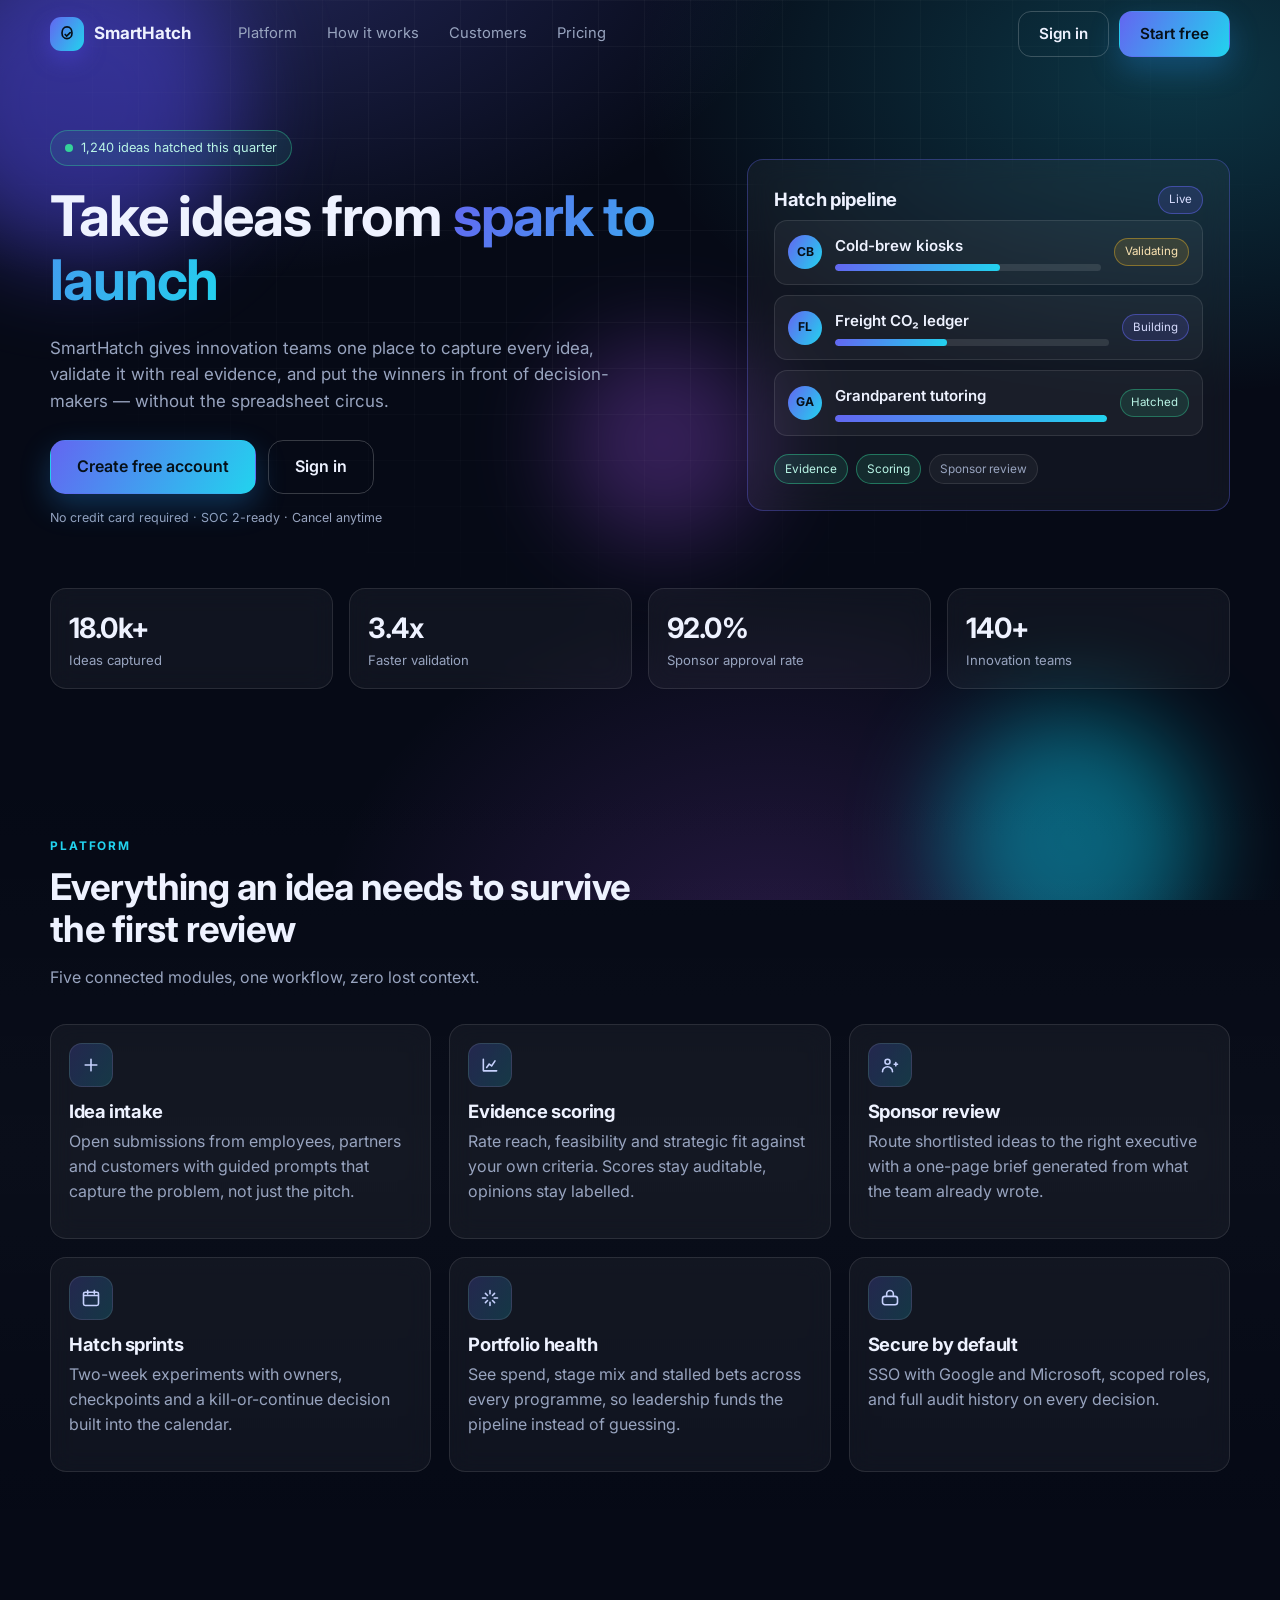
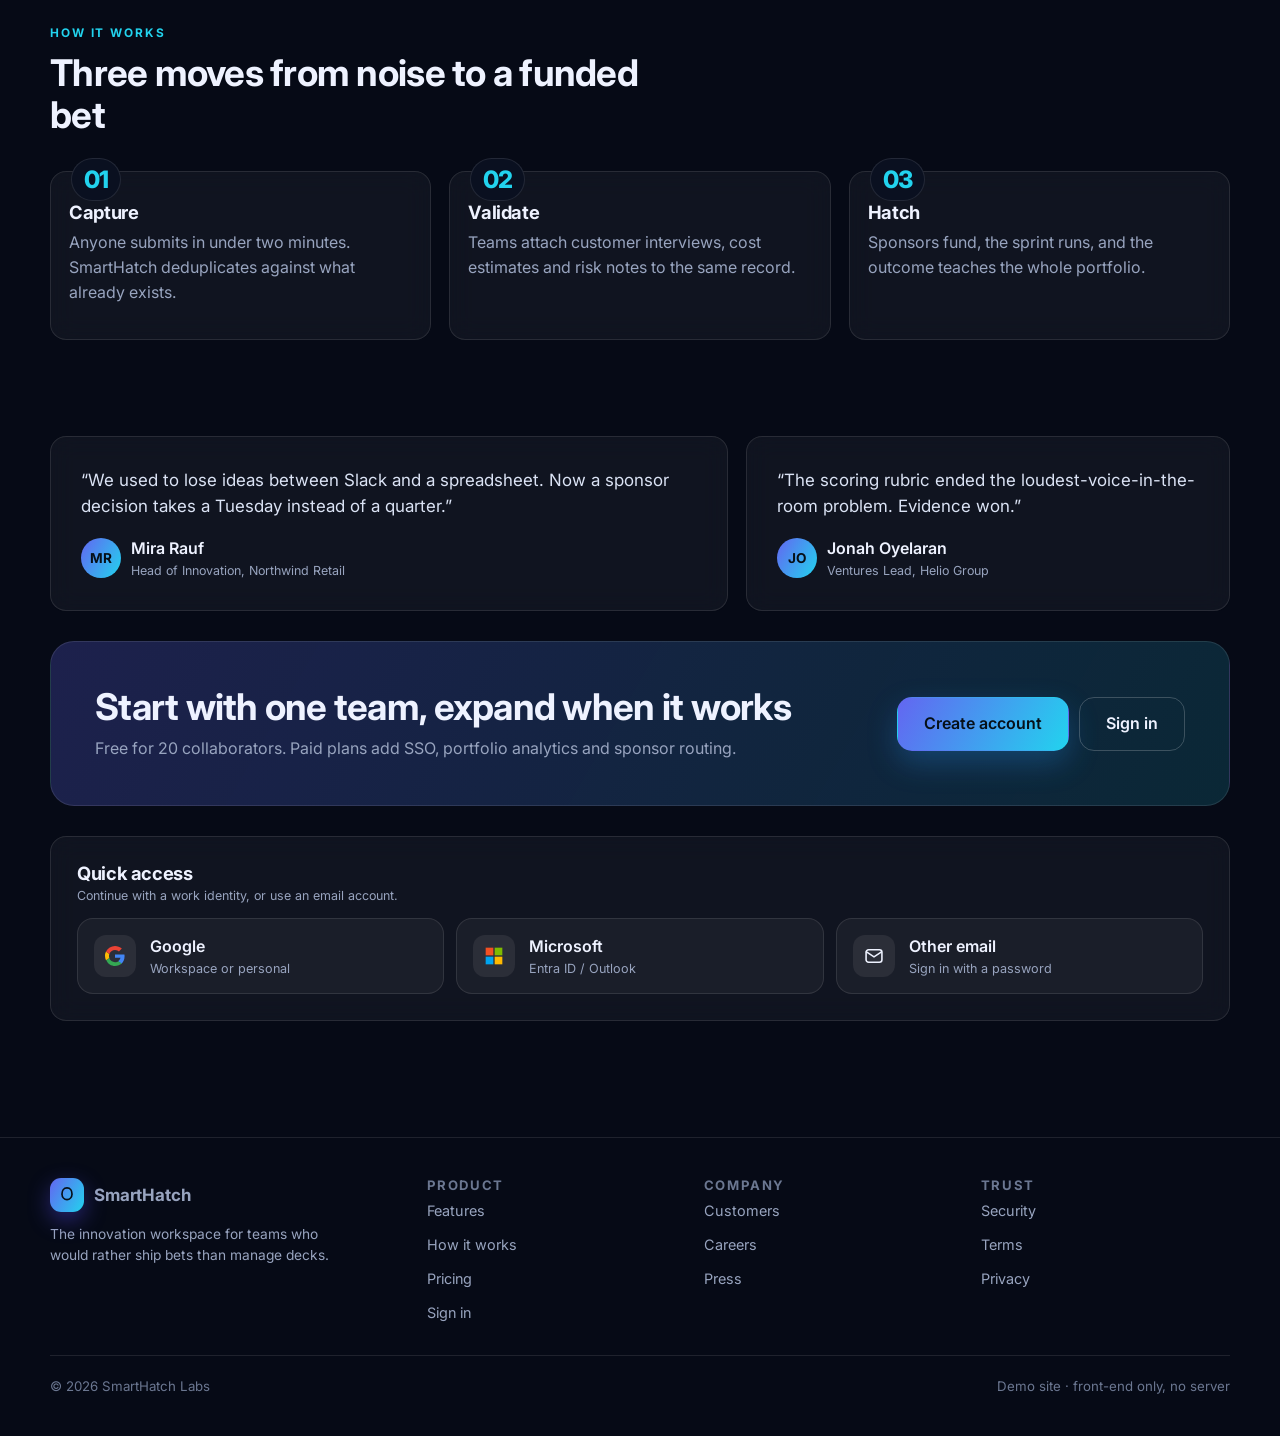
<file: index.html>
<!DOCTYPE html>
<html lang="en">
<head>
<meta charset="utf-8">
<meta name="viewport" content="width=device-width, initial-scale=1, viewport-fit=cover">
<title>SmartHatch — take ideas from spark to launch</title>
<meta name="description" content="SmartHatch is the innovation workspace where teams capture ideas, validate them with evidence, and hatch winners.">
<meta name="theme-color" content="#060a16">
<link rel="preconnect" href="https://fonts.googleapis.com">
<link rel="preconnect" href="https://fonts.gstatic.com" crossorigin>
<link href="https://fonts.googleapis.com/css2?family=Inter:wght@400;500;600;700;800&display=swap" rel="stylesheet">
<link rel="icon" href="data:image/svg+xml,%3Csvg xmlns='http://www.w3.org/2000/svg' viewBox='0 0 32 32'%3E%3Crect width='32' height='32' rx='9' fill='%236366f1'/%3E%3Cpath d='M16 6c5 0 7 4.5 7 8.5S19.5 25 16 25s-7-4.5-7-10.5S11 6 16 6Z' fill='none' stroke='%23fff' stroke-width='2'/%3E%3C/svg%3E">
<link rel="stylesheet" href="assets/css/styles.css">
</head>
<body data-page="landing">
<div class="scene" aria-hidden="true">
  <span class="orb orb--1"></span><span class="orb orb--2"></span><span class="orb orb--3"></span>
  <div class="grid-veil"></div>
</div>

<header class="nav">
  <div class="nav__inner">
    <a class="logo" href="index.html" aria-label="SmartHatch home">
      <span class="logo__mark"><svg viewBox="0 0 24 24" fill="none" stroke="#061018" stroke-width="2" stroke-linecap="round"><path d="M12 3.5c4 0 6 3.6 6 7.2 0 4-2.7 6.8-6 6.8s-6-2.8-6-6.8c0-3.6 2-7.2 6-7.2Z"/><path d="M9.8 12.6 11.6 14.5l4.2-4.2"/></svg></span>
      <span class="logo__text">SmartHatch</span>
    </a>
    <nav class="nav__links">
      <a href="#platform">Platform</a>
      <a href="#how">How it works</a>
      <a href="#voices">Customers</a>
      <a href="#pricing">Pricing</a>
    </nav>
    <div class="nav__actions">
      <a class="btn btn--ghost" href="login.html" data-guest>Sign in</a>
      <a class="btn btn--primary" href="signup.html" data-guest>Start free</a>
      <a class="btn btn--primary hide" href="dashboard.html" data-user>Open workspace</a>
    </div>
    <button class="burger" aria-label="Open menu" aria-expanded="false" aria-controls="mobileMenu"><span></span><span></span><span></span></button>
  </div>
</header>

<div class="mobile-menu" id="mobileMenu">
  <a href="#platform">Platform</a>
  <a href="#how">How it works</a>
  <a href="#voices">Customers</a>
  <a href="#pricing">Pricing</a>
  <a href="login.html">Sign in</a>
  <a class="btn btn--primary" href="signup.html">Start free</a>
</div>

<main>
  <section class="hero">
    <div class="shell">
      <div class="hero__grid">
        <div>
          <span class="pill pill--live" style="animation:fadeIn .8s .1s both"><span class="dot"></span> 1,240 ideas hatched this quarter</span>
          <h1 style="margin-top:18px">Take ideas from <span class="grad-text">spark to launch</span></h1>
          <p class="hero__lead">SmartHatch gives innovation teams one place to capture every idea, validate it with real evidence, and put the winners in front of decision-makers — without the spreadsheet circus.</p>
          <div class="hero__cta">
            <a class="btn btn--primary btn--lg" href="signup.html">Create free account</a>
            <a class="btn btn--ghost btn--lg" href="login.html">Sign in</a>
          </div>
          <p class="tiny muted" style="margin-top:14px" id="guestLabel">No credit card required · SOC 2-ready · Cancel anytime</p>
        </div>

        <div class="card card--pad-lg reveal" style="border-color:rgba(99,102,241,.35)">
          <div class="row-between" style="margin-bottom:6px">
            <h3 style="margin:0">Hatch pipeline</h3>
            <span class="tag tag--now">Live</span>
          </div>
          <div class="stack-sm">
            <div class="list__item"><div class="avatar avatar--sm">CB</div><div class="grow"><div class="list__title">Cold-brew kiosks</div><div class="progress" style="margin-top:7px"><i style="width:62%"></i></div></div><span class="tag tag--wait">Validating</span></div>
            <div class="list__item"><div class="avatar avatar--sm">FL</div><div class="grow"><div class="list__title">Freight CO₂ ledger</div><div class="progress" style="margin-top:7px"><i style="width:41%"></i></div></div><span class="tag tag--now">Building</span></div>
            <div class="list__item"><div class="avatar avatar--sm">GA</div><div class="grow"><div class="list__title">Grandparent tutoring</div><div class="progress" style="margin-top:7px"><i style="width:100%"></i></div></div><span class="tag tag--ok">Hatched</span></div>
          </div>
          <div class="row" style="margin-top:18px;gap:8px">
            <span class="chip is-on">Evidence</span><span class="chip is-on">Scoring</span><span class="chip">Sponsor review</span>
          </div>
        </div>
      </div>

      <div class="stats">
        <div class="card stat reveal"><div class="stat__num" data-count="18" data-suffix="k+">0</div><div class="stat__label">Ideas captured</div></div>
        <div class="card stat reveal" data-delay="80"><div class="stat__num" data-count="3.4" data-suffix="x">0</div><div class="stat__label">Faster validation</div></div>
        <div class="card stat reveal" data-delay="160"><div class="stat__num" data-count="92" data-suffix="%">0</div><div class="stat__label">Sponsor approval rate</div></div>
        <div class="card stat reveal" data-delay="240"><div class="stat__num" data-count="140" data-suffix="+">0</div><div class="stat__label">Innovation teams</div></div>
      </div>
    </div>
  </section>

  <section class="section" id="platform" style="background:linear-gradient(180deg,transparent,rgba(255,255,255,.02),transparent)">
    <div class="shell">
      <div class="section__head reveal">
        <div class="eyebrow">Platform</div>
        <h2>Everything an idea needs to survive the first review</h2>
        <p>Five connected modules, one workflow, zero lost context.</p>
      </div>
      <div class="feature-grid">
        <article class="card feature reveal"><div class="feature__ico"><svg width="20" height="20" viewBox="0 0 24 24" fill="none" stroke="currentColor" stroke-width="1.9" stroke-linecap="round"><path d="M12 5v14M5 12h14"/></svg></div><h3>Idea intake</h3><p class="muted">Open submissions from employees, partners and customers with guided prompts that capture the problem, not just the pitch.</p></article>
        <article class="card feature reveal" data-delay="60"><div class="feature__ico"><svg width="20" height="20" viewBox="0 0 24 24" fill="none" stroke="currentColor" stroke-width="1.9" stroke-linecap="round"><path d="M4 19V5M4 19h16"/><path d="m8 15 3-4 3 2 4-6"/></svg></div><h3>Evidence scoring</h3><p class="muted">Rate reach, feasibility and strategic fit against your own criteria. Scores stay auditable, opinions stay labelled.</p></article>
        <article class="card feature reveal" data-delay="120"><div class="feature__ico"><svg width="20" height="20" viewBox="0 0 24 24" fill="none" stroke="currentColor" stroke-width="1.9" stroke-linecap="round"><circle cx="9" cy="8" r="3"/><path d="M3 20a6 6 0 0 1 12 0M17 11h4M19 9v4"/></svg></div><h3>Sponsor review</h3><p class="muted">Route shortlisted ideas to the right executive with a one-page brief generated from what the team already wrote.</p></article>
        <article class="card feature reveal"><div class="feature__ico"><svg width="20" height="20" viewBox="0 0 24 24" fill="none" stroke="currentColor" stroke-width="1.9" stroke-linecap="round"><path d="M8 3v4M16 3v4M3 9h18M5 5h14a2 2 0 0 1 2 2v12a2 2 0 0 1-2 2H5a2 2 0 0 1-2-2V7a2 2 0 0 1 2-2Z"/></svg></div><h3>Hatch sprints</h3><p class="muted">Two-week experiments with owners, checkpoints and a kill-or-continue decision built into the calendar.</p></article>
        <article class="card feature reveal" data-delay="60"><div class="feature__ico"><svg width="20" height="20" viewBox="0 0 24 24" fill="none" stroke="currentColor" stroke-width="1.9" stroke-linecap="round"><path d="M12 3v4M12 17v4M3 12h4M17 12h4M6.5 6.5 9 9M15 15l2.5 2.5M17.5 6.5 15 9M9 15l-2.5 2.5"/></svg></div><h3>Portfolio health</h3><p class="muted">See spend, stage mix and stalled bets across every programme, so leadership funds the pipeline instead of guessing.</p></article>
        <article class="card feature reveal" data-delay="120"><div class="feature__ico"><svg width="20" height="20" viewBox="0 0 24 24" fill="none" stroke="currentColor" stroke-width="1.9" stroke-linecap="round"><rect x="3" y="10" width="18" height="10" rx="3"/><path d="M8 10V7a4 4 0 0 1 8 0v3"/></svg></div><h3>Secure by default</h3><p class="muted">SSO with Google and Microsoft, scoped roles, and full audit history on every decision.</p></article>
      </div>
    </div>
  </section>

  <section class="section" id="how">
    <div class="shell">
      <div class="section__head reveal">
        <div class="eyebrow">How it works</div>
        <h2>Three moves from noise to a funded bet</h2>
      </div>
      <div class="how">
        <article class="card reveal"><h3>Capture</h3><p class="muted">Anyone submits in under two minutes. SmartHatch deduplicates against what already exists.</p></article>
        <article class="card reveal" data-delay="80"><h3>Validate</h3><p class="muted">Teams attach customer interviews, cost estimates and risk notes to the same record.</p></article>
        <article class="card reveal" data-delay="160"><h3>Hatch</h3><p class="muted">Sponsors fund, the sprint runs, and the outcome teaches the whole portfolio.</p></article>
      </div>
    </div>
  </section>

  <section class="section" id="voices" style="padding-top:20px">
    <div class="shell stack-lg">
      <div class="grid-2">
        <div class="card quote reveal">
          <p>“We used to lose ideas between Slack and a spreadsheet. Now a sponsor decision takes a Tuesday instead of a quarter.”</p>
          <div class="row"><div class="avatar">MR</div><div><div style="font-weight:600">Mira Rauf</div><div class="tiny muted">Head of Innovation, Northwind Retail</div></div></div>
        </div>
        <div class="card quote reveal" data-delay="90">
          <p>“The scoring rubric ended the loudest-voice-in-the-room problem. Evidence won.”</p>
          <div class="row"><div class="avatar">JO</div><div><div style="font-weight:600">Jonah Oyelaran</div><div class="tiny muted">Ventures Lead, Helio Group</div></div></div>
        </div>
      </div>

      <div id="pricing" class="cta-band reveal">
        <div>
          <h2 style="margin-bottom:8px">Start with one team, expand when it works</h2>
          <p class="muted" style="margin:0">Free for 20 collaborators. Paid plans add SSO, portfolio analytics and sponsor routing.</p>
        </div>
        <div class="row wrap">
          <a class="btn btn--primary btn--lg" href="signup.html">Create account</a>
          <a class="btn btn--ghost btn--lg" href="login.html">Sign in</a>
        </div>
      </div>

      <div id="landingProviders" class="card card--pad-lg reveal" style="display:grid;gap:12px">
        <div class="row-between">
          <div><h3 style="margin:0">Quick access</h3><p class="tiny muted" style="margin:2px 0 0">Continue with a work identity, or use an email account.</p></div>
        </div>
        <div class="tiles" style="grid-template-columns:repeat(auto-fit,minmax(210px,1fr))">
          <button class="tile" type="button" data-provider="google"><span class="tile__ico"><svg width="20" height="20" viewBox="0 0 24 24" aria-hidden="true"><path fill="#4285F4" d="M23.5 12.3c0-.9-.1-1.5-.2-2.2H12v4.1h6.5c-.1 1.1-.8 2.7-2.5 3.8l-.1.2 3.6 2.8.3.3c2.3-2.1 3.7-5.3 3.7-9z"/><path fill="#34A853" d="M12 24c3.2 0 5.9-1.1 7.9-2.9l-3.8-2.9c-1 .7-2.4 1.2-4.1 1.2-3.2 0-5.9-2.1-6.8-5l-3.6 2.7C3.4 21.4 7.4 24 12 24z"/><path fill="#FBBC05" d="M5.2 14.4c-.3-.8-.4-1.6-.4-2.4s.1-1.6.4-2.4l-4-3A12 12 0 0 0 0 12c0 1.9.5 3.7 1.2 5.2z"/><path fill="#EA4335" d="M12 4.7c2.3 0 3.9 1 4.7 1.8l3.5-3.4C18 1.1 15.2 0 12 0 7.4 0 3.4 2.6 1.2 6.6l4 3.1c.9-2.9 3.6-5 6.8-5z"/></svg></span><span><span class="tile__title">Google</span><span class="tile__sub">Workspace or personal</span></span></button>
          <button class="tile" type="button" data-provider="microsoft"><span class="tile__ico"><svg width="20" height="20" viewBox="0 0 24 24" aria-hidden="true"><path fill="#F25022" d="M2 2h9.2v9.2H2z"/><path fill="#7FBA00" d="M12.8 2H22v9.2h-9.2z"/><path fill="#00A4EF" d="M2 12.8h9.2V22H2z"/><path fill="#FFB900" d="M12.8 12.8H22V22h-9.2z"/></svg></span><span><span class="tile__title">Microsoft</span><span class="tile__sub">Entra ID / Outlook</span></span></button>
          <a class="tile" href="login.html"><span class="tile__ico"><svg width="20" height="20" viewBox="0 0 24 24" fill="none" stroke="currentColor" stroke-width="1.9" stroke-linecap="round"><rect x="2.5" y="4.5" width="19" height="15" rx="3"/><path d="m3 7 9 6 9-6"/></svg></span><span><span class="tile__title">Other email</span><span class="tile__sub">Sign in with a password</span></span></a>
        </div>
      </div>
    </div>
  </section>
</main>

<footer class="footer">
  <div class="shell">
    <div class="footer__grid">
      <div>
        <a class="logo" href="index.html"><span class="logo__mark"><svg viewBox="0 0 24 24" fill="none" stroke="#061018" stroke-width="2" stroke-linecap="round"><path d="M12 3.5c4 0 6 3.6 6 7.2 0 4-2.7 6.8-6 6.8s-6-2.8-6-6.8c0-3.6 2-7.2 6-7.2Z"/></svg></span><span class="logo__text">SmartHatch</span></a>
        <p class="muted small" style="margin-top:12px;max-width:34ch">The innovation workspace for teams who would rather ship bets than manage decks.</p>
      </div>
      <div><h4>Product</h4><ul><li><a href="#platform">Features</a></li><li><a href="#how">How it works</a></li><li><a href="#pricing">Pricing</a></li><li><a href="login.html">Sign in</a></li></ul></div>
      <div><h4>Company</h4><ul><li><a href="#voices">Customers</a></li><li><a href="#">Careers</a></li><li><a href="#">Press</a></li></ul></div>
      <div><h4>Trust</h4><ul><li><a href="#">Security</a></li><li><a href="#">Terms</a></li><li><a href="#">Privacy</a></li></ul></div>
    </div>
    <div class="footer__bottom"><span>© 2026 SmartHatch Labs</span><span>Demo site · front-end only, no server</span></div>
  </div>
</footer>

<!-- simulated provider consent -->
<div class="modal" id="providerModal" hidden role="dialog" aria-modal="true" aria-labelledby="pTitle">
  <div class="modal__box">
    <div class="modal__provider">
      <span class="tile__ico" data-p-ico></span>
      <div><div class="tile__title" id="pTitle" data-p-title>Continue with Google</div><div class="tiny muted" data-p-sub></div></div>
    </div>
    <form novalidate>
      <div class="stack">
        <div class="field">
          <label for="pName">Display name <span class="muted tiny">(optional)</span></label>
          <div class="control control--icon"><span class="control__icon"><svg width="18" height="18" viewBox="0 0 24 24" fill="none" stroke="currentColor" stroke-width="1.9" stroke-linecap="round"><circle cx="12" cy="8" r="3.6"/><path d="M4.5 20a7.5 7.5 0 0 1 15 0"/></svg></span><input id="pName" data-p-name type="text" placeholder="e.g. Sam Okafor" autocomplete="name"></div>
        </div>
        <div class="field">
          <label for="pMail">Account email</label>
          <div class="control control--icon"><span class="control__icon"><svg width="18" height="18" viewBox="0 0 24 24" fill="none" stroke="currentColor" stroke-width="1.9" stroke-linecap="round"><rect x="2.5" y="4.5" width="19" height="15" rx="3"/><path d="m3 7 9 6 9-6"/></svg></span><input id="pMail" data-p-mail type="email" placeholder="you@company.com" autocomplete="email"></div>
        </div>
        <div class="alert alert--err hide" data-p-error role="alert"></div>
        <div class="modal__actions">
          <button class="btn btn--quiet" type="button" data-close>Cancel</button>
          <button class="btn btn--primary" type="submit">Continue</button>
        </div>
      </div>
    </form>
  </div>
</div>

<script src="assets/js/auth.js"></script>
<script src="assets/js/ui.js"></script>
<script src="assets/js/pages.js"></script>
</body>
</html>
</file>
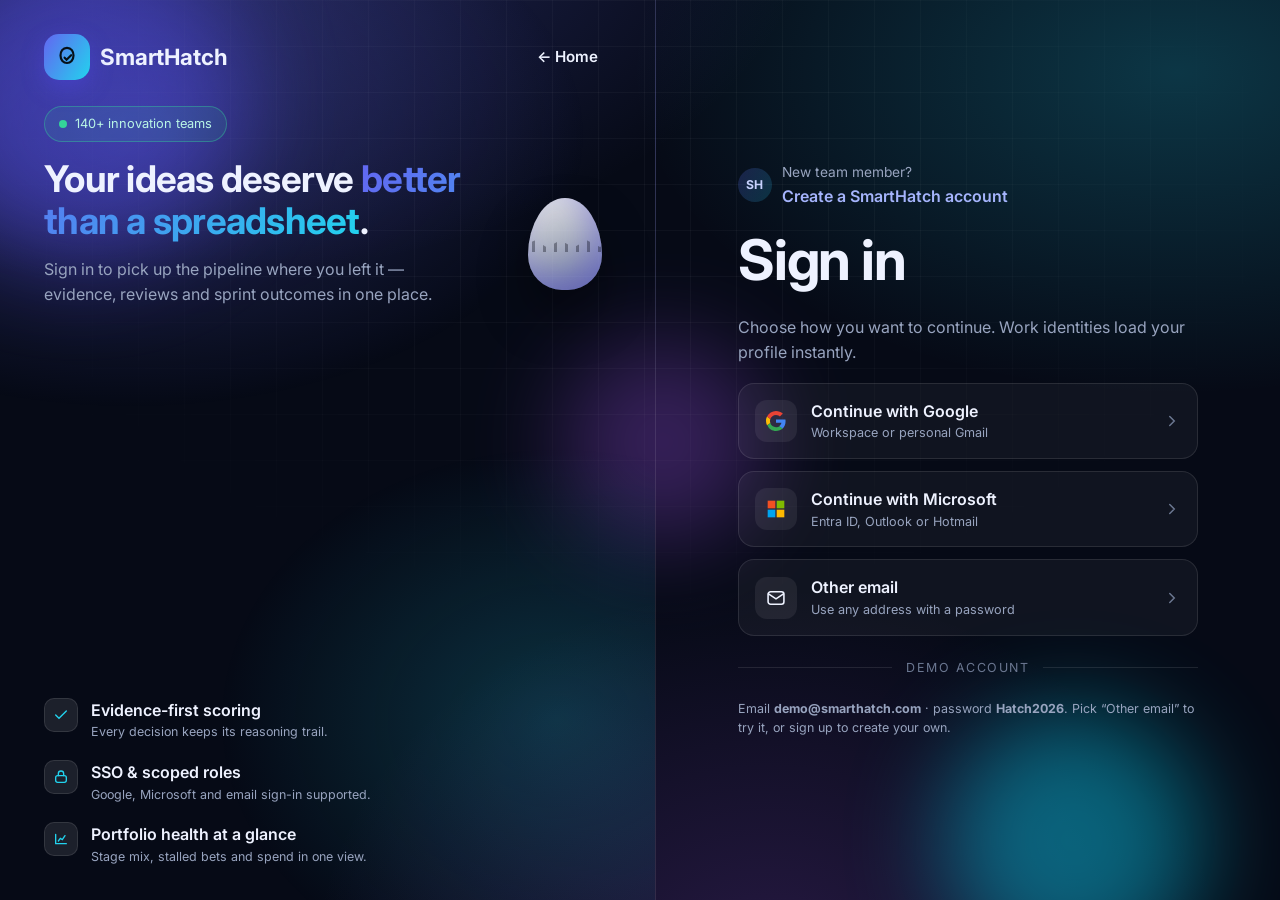
<file: dashboard.html>
<!DOCTYPE html>
<html lang="en">
<head>
<meta charset="utf-8">
<meta name="viewport" content="width=device-width, initial-scale=1, viewport-fit=cover">
<title>Workspace — SmartHatch</title>
<meta name="description" content="Your SmartHatch innovation workspace: ideas, validation and hatch sprints.">
<meta name="theme-color" content="#060a16">
<meta name="robots" content="noindex">
<link rel="preconnect" href="https://fonts.googleapis.com">
<link rel="preconnect" href="https://fonts.gstatic.com" crossorigin>
<link href="https://fonts.googleapis.com/css2?family=Inter:wght@400;500;600;700;800&display=swap" rel="stylesheet">
<link rel="icon" href="data:image/svg+xml,%3Csvg xmlns='http://www.w3.org/2000/svg' viewBox='0 0 32 32'%3E%3Crect width='32' height='32' rx='9' fill='%236366f1'/%3E%3Cpath d='M16 6c5 0 7 4.5 7 8.5S19.5 25 16 25s-7-4.5-7-10.5S11 6 16 6Z' fill='none' stroke='%23fff' stroke-width='2'/%3E%3C/svg%3E">
<link rel="stylesheet" href="assets/css/styles.css">
</head>
<body data-page="dashboard">
<div class="scene" aria-hidden="true">
  <span class="orb orb--1"></span><span class="orb orb--3"></span>
  <div class="grid-veil"></div>
</div>

<div class="app">
  <aside class="sidebar">
    <a class="logo" href="index.html"><span class="logo__mark"><svg viewBox="0 0 24 24" fill="none" stroke="#061018" stroke-width="2" stroke-linecap="round"><path d="M12 3.5c4 0 6 3.6 6 7.2 0 4-2.7 6.8-6 6.8s-6-2.8-6-6.8c0-3.6 2-7.2 6-7.2Z"/><path d="M9.8 12.6 11.6 14.5l4.2-4.2"/></svg></span><span class="logo__text">SmartHatch</span></a>

    <nav class="side-links">
      <a class="is-active" href="dashboard.html"><svg viewBox="0 0 24 24" fill="none" stroke="currentColor" stroke-width="1.9" stroke-linecap="round"><rect x="3" y="3" width="8" height="8" rx="2"/><rect x="13" y="3" width="8" height="5" rx="2"/><rect x="13" y="10" width="8" height="11" rx="2"/><rect x="3" y="13" width="8" height="8" rx="2"/></svg> Pipeline</a>
      <a href="#ideas"><svg viewBox="0 0 24 24" fill="none" stroke="currentColor" stroke-width="1.9" stroke-linecap="round"><path d="M12 3a6 6 0 0 1 3 11v3H9v-3a6 6 0 0 1 3-11Z"/><path d="M10 20h4"/></svg> Ideas</a>
      <a href="#reviews"><svg viewBox="0 0 24 24" fill="none" stroke="currentColor" stroke-width="1.9" stroke-linecap="round"><circle cx="9" cy="8" r="3"/><path d="M3 20a6 6 0 0 1 12 0M17 11h4M19 9v4"/></svg> Sponsor reviews</a>
      <a href="#sprints"><svg viewBox="0 0 24 24" fill="none" stroke="currentColor" stroke-width="1.9" stroke-linecap="round"><rect x="3" y="5" width="18" height="16" rx="3"/><path d="M8 3v4M16 3v4M3 11h18"/></svg> Hatch sprints</a>
      <a href="index.html"><svg viewBox="0 0 24 24" fill="none" stroke="currentColor" stroke-width="1.9" stroke-linecap="round"><path d="M4 19V5M4 19h16"/><path d="m8 15 3-4 3 2 4-6"/></svg> Portfolio</a>
    </nav>

    <div class="sidebar__foot stack-sm">
      <div class="card" style="padding:14px">
        <div class="tiny muted">Signed in via</div>
        <div class="small" id="dProvider" style="font-weight:600">Email account</div>
        <div class="tiny muted" id="dSince">—</div>
      </div>
      <button class="btn btn--danger btn--block" type="button" onclick="SHUI.openModal('logoutModal')">
        <svg width="17" height="17" viewBox="0 0 24 24" fill="none" stroke="currentColor" stroke-width="1.9" stroke-linecap="round" stroke-linejoin="round"><path d="M15 4h3a2 2 0 0 1 2 2v12a2 2 0 0 1-2 2h-3"/><path d="M10 17l-5-5 5-5"/><path d="M5 12h9"/></svg>
        Log out
      </button>
    </div>
  </aside>

  <main class="main">
    <div class="topbar">
      <button class="burger burger--app" data-side-toggle aria-label="Open navigation" aria-expanded="false"><span></span><span></span><span></span></button>
      <div class="grow">
        <h1 style="margin:0;font-size:1.6rem"><span id="dGreet">Welcome back</span></h1>
        <p class="tiny muted" style="margin:4px 0 0" id="dMail">—</p>
      </div>
      <button class="btn btn--primary" id="newIdeaBtn" onclick="SHUI.openModal('ideaModal')">
        <svg width="17" height="17" viewBox="0 0 24 24" fill="none" stroke="currentColor" stroke-width="2" stroke-linecap="round"><path d="M12 5v14M5 12h14"/></svg>
        <span class="hide-sm">New idea</span>
      </button>
      <div style="position:relative">
        <button class="user-chip" id="userChip" type="button" aria-haspopup="menu">
          <span class="avatar avatar--sm" id="dInitials">S</span>
          <span style="text-align:left"><span class="user-chip__name" id="dName">—</span><span class="user-chip__mail" id="dMailChip">Signed-in account</span></span>
          <svg width="16" height="16" viewBox="0 0 24 24" fill="none" stroke="currentColor" stroke-width="2" stroke-linecap="round"><path d="m6 9 6 6 6-6"/></svg>
        </button>
      </div>
    </div>

    <section class="kpis stagger" style="margin-bottom:22px">
      <div class="card kpi"><div class="kpi__label">Ideas in pipeline</div><div class="kpi__value" id="kpiIdeas">0</div><div class="kpi__delta">+2 this week</div></div>
      <div class="card kpi"><div class="kpi__label">Hatched bets</div><div class="kpi__value" id="kpiHatched">0</div><div class="kpi__delta">1 funded pilot</div></div>
      <div class="card kpi"><div class="kpi__label">Average readiness</div><div class="kpi__value" id="kpiAvg">0%</div><div class="kpi__delta kpi__delta--down">-4% vs last sprint</div></div>
      <div class="card kpi"><div class="kpi__label">Review queue</div><div class="kpi__value">3</div><div class="kpi__delta">Next: Thu 15:00</div></div>
    </section>

    <div class="grid-2">
      <section class="card card--pad-lg" id="ideas">
        <div class="row-between" style="margin-bottom:16px">
          <h3 style="margin:0">Hatch pipeline</h3>
          <span class="tag">Live view</span>
        </div>
        <div class="list" id="ideaList"></div>
      </section>

      <div class="stack">
        <section class="card card--pad-lg" id="reviews">
          <h3 style="margin-bottom:14px">Awaiting sponsor</h3>
          <div class="list">
            <div class="list__item"><div class="avatar avatar--sm">MR</div><div class="grow"><div class="list__title">Mira Rauf</div><div class="list__meta">Northwind Retail · brief ready</div></div><span class="tag tag--wait">Chase</span></div>
            <div class="list__item"><div class="avatar avatar--sm">JO</div><div class="grow"><div class="list__title">Jonah Oyelaran</div><div class="list__meta">Helio Group · scored 82</div></div><span class="tag tag--now">Booked</span></div>
          </div>
        </section>

        <section class="card card--pad-lg" id="sprints">
          <h3 style="margin-bottom:14px">Sprint 14 · week 2</h3>
          <div class="stack-sm">
            <div><div class="row-between tiny muted"><span>Custodian interviews</span><span>7/10</span></div><div class="progress" style="margin-top:6px"><i style="width:70%"></i></div></div>
            <div><div class="row-between tiny muted"><span>Cost model</span><span>4/10</span></div><div class="progress" style="margin-top:6px"><i style="width:40%"></i></div></div>
            <div><div class="row-between tiny muted"><span>Kill-or-continue prep</span><span>1/10</span></div><div class="progress" style="margin-top:6px"><i style="width:10%"></i></div></div>
          </div>
          <p class="tiny muted" style="margin:14px 0 0">Data is local to this browser — a demo of the signed-in experience.</p>
        </section>
      </div>
    </div>
  </main>
</div>

<!-- new idea -->
<div class="modal" id="ideaModal" hidden role="dialog" aria-modal="true" aria-labelledby="ideaTitle">
  <div class="modal__box">
    <h3 id="ideaTitle">Hatch a new idea</h3>
    <p class="small muted">Capture it now, evidence it later. Everything here is editable.</p>
    <form id="ideaForm" class="stack" novalidate>
      <div class="alert alert--err hide" id="iError" role="alert"></div>
      <div class="field">
        <label for="iTitle">Idea name</label>
        <div class="control"><input id="iTitle" type="text" placeholder="e.g. In-store repair kiosks"></div>
      </div>
      <div class="field">
        <label for="iTeam">Owning team</label>
        <div class="control"><input id="iTeam" type="text" placeholder="e.g. Retail Ops"></div>
      </div>
      <div class="modal__actions">
        <button class="btn btn--quiet" type="button" data-close>Cancel</button>
        <button class="btn btn--primary" type="submit">Add to pipeline</button>
      </div>
    </form>
  </div>
</div>

<!-- logout confirm -->
<div class="modal" id="logoutModal" hidden role="dialog" aria-modal="true" aria-labelledby="logoutTitle">
  <div class="modal__box">
    <div class="row" style="gap:14px;align-items:flex-start">
      <span class="benefit__ico" style="color:#ffb3c0;border-color:rgba(251,113,133,.4);background:rgba(251,113,133,.14)">
        <svg width="16" height="16" viewBox="0 0 24 24" fill="none" stroke="currentColor" stroke-width="2" stroke-linecap="round" stroke-linejoin="round"><path d="M15 4h3a2 2 0 0 1 2 2v12a2 2 0 0 1-2 2h-3"/><path d="M10 17l-5-5 5-5"/><path d="M5 12h9"/></svg>
      </span>
      <div>
        <h3 id="logoutTitle" style="margin-bottom:4px">Log out of SmartHatch?</h3>
        <p class="small muted" style="margin:0">Your pipeline stays saved in this browser. You will need to sign in again to view it.</p>
      </div>
    </div>
    <div class="modal__actions">
      <button class="btn btn--quiet" type="button" data-close>Stay signed in</button>
      <button class="btn btn--danger" type="button" id="logoutConfirm">Log out</button>
    </div>
  </div>
</div>

<div class="toasts" aria-live="polite"></div>

<script src="assets/js/auth.js"></script>
<script src="assets/js/ui.js"></script>
<script src="assets/js/pages.js"></script>
</body>
</html>
</file>
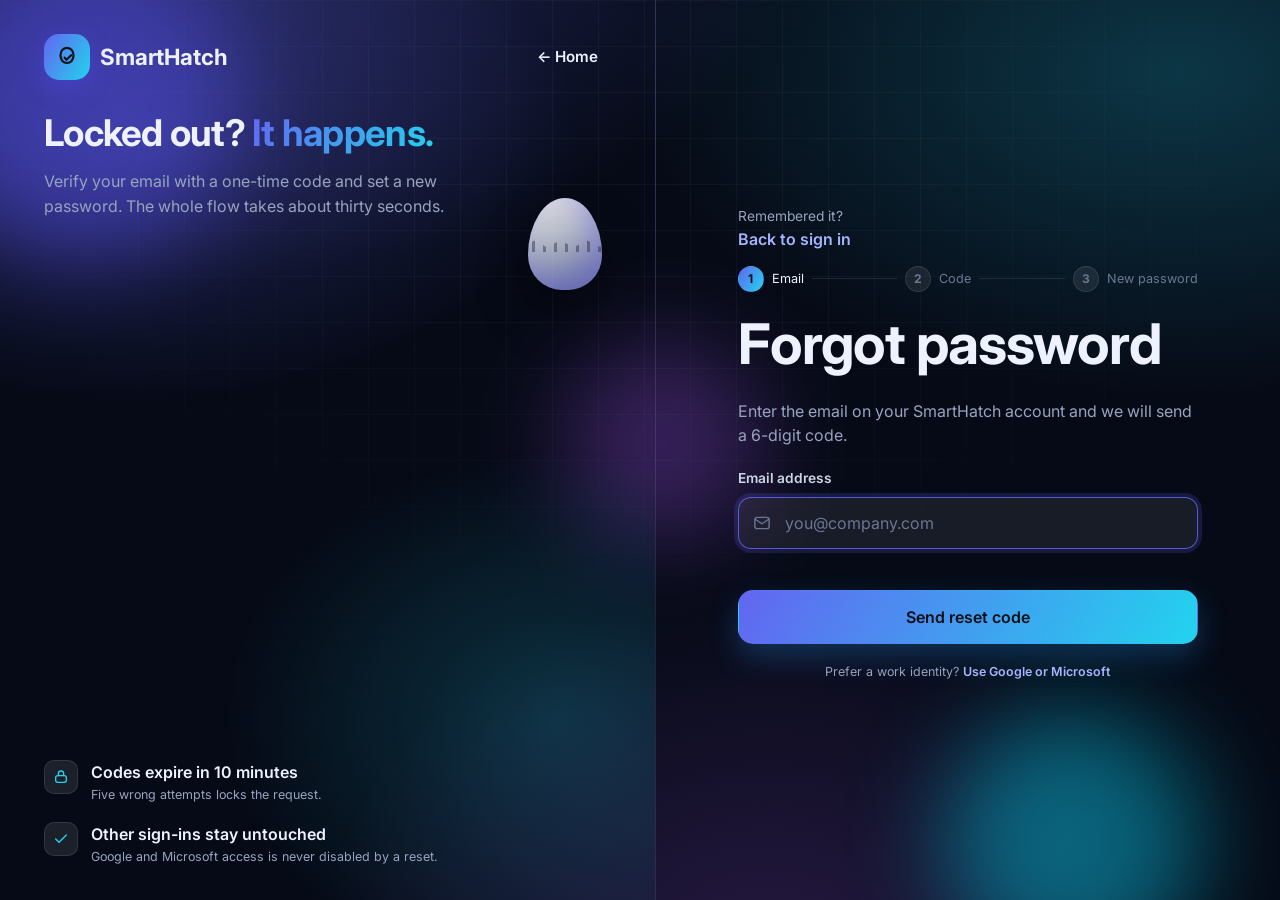
<file: forgot-password.html>
<!DOCTYPE html>
<html lang="en">
<head>
<meta charset="utf-8">
<meta name="viewport" content="width=device-width, initial-scale=1, viewport-fit=cover">
<title>Reset your password — SmartHatch</title>
<meta name="description" content="Recover access to your SmartHatch account with a 6-digit email code.">
<meta name="theme-color" content="#060a16">
<link rel="preconnect" href="https://fonts.googleapis.com">
<link rel="preconnect" href="https://fonts.gstatic.com" crossorigin>
<link href="https://fonts.googleapis.com/css2?family=Inter:wght@400;500;600;700;800&display=swap" rel="stylesheet">
<link rel="icon" href="data:image/svg+xml,%3Csvg xmlns='http://www.w3.org/2000/svg' viewBox='0 0 32 32'%3E%3Crect width='32' height='32' rx='9' fill='%236366f1'/%3E%3Cpath d='M16 6c5 0 7 4.5 7 8.5S19.5 25 16 25s-7-4.5-7-10.5S11 6 16 6Z' fill='none' stroke='%23fff' stroke-width='2'/%3E%3C/svg%3E">
<link rel="stylesheet" href="assets/css/styles.css">
</head>
<body data-page="forgot">
<div class="scene" aria-hidden="true">
  <span class="orb orb--1"></span><span class="orb orb--2"></span><span class="orb orb--3"></span>
  <div class="grid-veil"></div>
</div>

<div class="auth">
  <aside class="auth__brand">
    <div class="row-between">
      <a class="logo logo--lg" href="index.html"><span class="logo__mark"><svg viewBox="0 0 24 24" fill="none" stroke="#061018" stroke-width="2" stroke-linecap="round"><path d="M12 3.5c4 0 6 3.6 6 7.2 0 4-2.7 6.8-6 6.8s-6-2.8-6-6.8c0-3.6 2-7.2 6-7.2Z"/><path d="M9.8 12.6 11.6 14.5l4.2-4.2"/></svg></span><span class="logo__text">SmartHatch</span></a>
      <a class="btn btn--quiet" href="index.html">← Home</a>
    </div>
    <div>
      <h2 style="margin-top:6px">Locked out? <span class="grad-text">It happens.</span></h2>
      <p class="muted" style="max-width:40ch">Verify your email with a one-time code and set a new password. The whole flow takes about thirty seconds.</p>
    </div>
    <div class="stack benefits" style="margin-top:auto">
      <div class="benefit"><span class="benefit__ico"><svg width="16" height="16" viewBox="0 0 24 24" fill="none" stroke="currentColor" stroke-width="2" stroke-linecap="round"><rect x="4" y="10" width="16" height="10" rx="3"/><path d="M8 10V7a4 4 0 0 1 8 0v3"/></svg></span><div><div style="font-weight:600">Codes expire in 10 minutes</div><div class="tiny muted">Five wrong attempts locks the request.</div></div></div>
      <div class="benefit"><span class="benefit__ico"><svg width="16" height="16" viewBox="0 0 24 24" fill="none" stroke="currentColor" stroke-width="2" stroke-linecap="round"><path d="M20 6 9 17l-5-5"/></svg></span><div><div style="font-weight:600">Other sign-ins stay untouched</div><div class="tiny muted">Google and Microsoft access is never disabled by a reset.</div></div></div>
    </div>
    <span class="egg" aria-hidden="true"></span>
  </aside>

  <main class="auth__body">
    <div class="auth__card page">
      <div class="row" style="margin-bottom:14px">
        <div><div class="small muted">Remembered it?</div><a class="link" href="login.html">Back to sign in</a></div>
      </div>

      <div class="steps" id="fpSteps">
        <div class="step" data-step="1"><b>1</b><span>Email</span></div>
        <div class="step__line"></div>
        <div class="step" data-step="2"><b>2</b><span>Code</span></div>
        <div class="step__line"></div>
        <div class="step" data-step="3"><b>3</b><span>New password</span></div>
      </div>

      <!-- step 1 -->
      <section id="fpMail">
        <div class="auth__formbox">
          <h1>Forgot password</h1>
          <p class="muted">Enter the email on your SmartHatch account and we will send a 6-digit code.</p>
          <form id="fpMailForm" class="stack" style="margin-top:20px" novalidate>
            <div class="alert alert--err hide" data-err role="alert"></div>
            <div class="field">
              <label for="fpEmail">Email address</label>
              <div class="control control--icon">
                <span class="control__icon"><svg width="18" height="18" viewBox="0 0 24 24" fill="none" stroke="currentColor" stroke-width="1.9" stroke-linecap="round"><rect x="2.5" y="4.5" width="19" height="15" rx="3"/><path d="m3 7 9 6 9-6"/></svg></span>
                <input id="fpEmail" type="email" placeholder="you@company.com" autocomplete="username email" inputmode="email">
              </div>
              <span class="error-text"></span>
            </div>
            <button class="btn btn--primary btn--lg btn--block" type="submit">Send reset code</button>
            <p class="tiny muted center">Prefer a work identity? <a class="link" href="login.html">Use Google or Microsoft</a></p>
          </form>
        </div>
      </section>

      <!-- step 2 -->
      <section id="fpCode" class="hide">
        <div class="auth__formbox">
          <button class="btn btn--quiet" type="button" data-back="1" style="margin-bottom:10px"><svg width="18" height="18" viewBox="0 0 24 24" fill="none" stroke="currentColor" stroke-width="2" stroke-linecap="round"><path d="M15 6l-6 6 6 6"/></svg> Back</button>
          <h1>Check your inbox</h1>
          <p class="muted">We sent a code to <b id="fpSentTo">—</b>. It expires in 10 minutes.</p>

          <div class="alert alert--info" style="margin:16px 0 0"><svg width="18" height="18" viewBox="0 0 24 24" fill="none" stroke="currentColor" stroke-width="2" stroke-linecap="round"><circle cx="12" cy="12" r="9"/><path d="M12 8v5"/></svg><span>Demo mode: there is no mail server, so your code is <b id="fpDemoCode">——</b>.</span></div>

          <form id="fpCodeForm" class="stack" style="margin-top:20px" novalidate>
            <div class="alert alert--err hide" data-err role="alert"></div>
            <div class="field">
              <label>6-digit code</label>
              <div class="code-inputs">
                <input data-code type="text" inputmode="numeric" maxlength="1" aria-label="Digit 1">
                <input data-code type="text" inputmode="numeric" maxlength="1" aria-label="Digit 2">
                <input data-code type="text" inputmode="numeric" maxlength="1" aria-label="Digit 3">
                <input data-code type="text" inputmode="numeric" maxlength="1" aria-label="Digit 4">
                <input data-code type="text" inputmode="numeric" maxlength="1" aria-label="Digit 5">
                <input data-code type="text" inputmode="numeric" maxlength="1" aria-label="Digit 6">
              </div>
            </div>
            <button class="btn btn--primary btn--lg btn--block" type="submit">Verify code</button>
            <p class="small muted center">Did not arrive? <button class="link" type="button" id="fpResend">Send a new code</button></p>
          </form>
        </div>
      </section>

      <!-- step 3 -->
      <section id="fpNew" class="hide">
        <div class="auth__formbox">
          <h1>Set a new password</h1>
          <p class="muted">Choose something you have not used on this account before. Resetting for <b id="fpResetTo">—</b>.</p>
          <form id="fpNewForm" class="stack" style="margin-top:20px" novalidate>
            <div class="alert alert--err hide" data-err role="alert"></div>
            <div class="field">
              <label for="fpPass">New password</label>
              <div class="control control--icon">
                <span class="control__icon"><svg width="18" height="18" viewBox="0 0 24 24" fill="none" stroke="currentColor" stroke-width="1.9" stroke-linecap="round"><rect x="4" y="10.5" width="16" height="10" rx="3"/><path d="M8 10.5V7a4 4 0 0 1 8 0v3.5"/></svg></span>
                <input id="fpPass" type="password" placeholder="At least 8 characters" autocomplete="new-password">
                <span class="control__suffix"><button class="icon-btn" type="button" data-toggle-pass="fpPass" aria-label="Show password">
                  <svg data-eye-on class="hide" width="18" height="18" viewBox="0 0 24 24" fill="none" stroke="currentColor" stroke-width="1.9" stroke-linecap="round"><path d="M3 3l18 18"/><path d="M10.6 6.2A9.6 9.6 0 0 1 12 6c5 0 9 6 9 6a17 17 0 0 1-2.7 3.3"/><path d="M6.3 8.2A16.7 16.7 0 0 0 3 12s4 6 9 6c1.5 0 2.9-.4 4.1-1"/></svg>
                  <svg data-eye-off width="18" height="18" viewBox="0 0 24 24" fill="none" stroke="currentColor" stroke-width="1.9" stroke-linecap="round"><path d="M3 12s4-6 9-6 9 6 9 6-4 6-9 6-9-6-9-6Z"/><circle cx="12" cy="12" r="2.6"/></svg>
                </button></span>
              </div>
              <div class="meter" id="fpMeter" data-score="0"><div class="meter__bars"><i></i><i></i><i></i><i></i></div></div>
            </div>
            <div class="field">
              <label for="fpPass2">Confirm new password</label>
              <div class="control"><input id="fpPass2" type="password" placeholder="Type it again" autocomplete="new-password"></div>
            </div>
            <button class="btn btn--primary btn--lg btn--block" type="submit">Update password</button>
          </form>
        </div>
      </section>

      <!-- step 4 -->
      <section id="fpDone" class="hide">
        <div class="auth__formbox center" style="animation:fadeUp .5s both">
          <div style="width:70px;height:70px;margin:0 auto 18px;border-radius:50%;display:grid;place-items:center;background:rgba(52,211,153,.16);border:1px solid rgba(52,211,153,.45)">
            <svg width="30" height="30" viewBox="0 0 24 24" fill="none" stroke="#34d399" stroke-width="2.4" stroke-linecap="round" stroke-linejoin="round"><path d="M20 6 9 17l-5-5"/></svg>
          </div>
          <h1>Password updated</h1>
          <p class="muted">Sign in to <b id="fpDoneMail">—</b> with your new password. Any other device was signed out.</p>
          <a class="btn btn--primary btn--lg btn--block" href="login.html" style="margin-top:20px">Go to sign in</a>
        </div>
      </section>
    </div>
  </main>
</div>

<div class="toasts" aria-live="polite"></div>

<script src="assets/js/auth.js"></script>
<script src="assets/js/ui.js"></script>
<script src="assets/js/pages.js"></script>
</body>
</html>
</file>
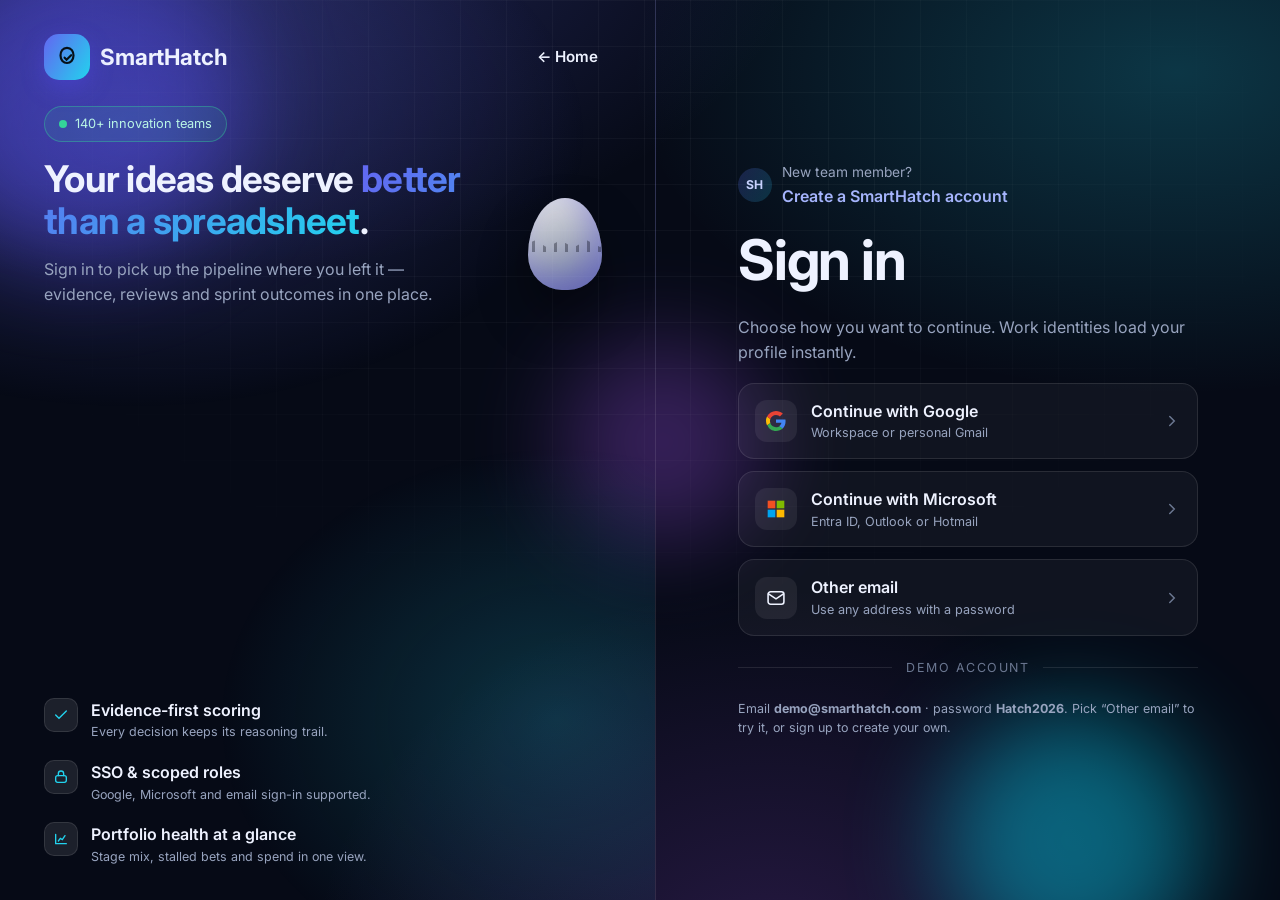
<file: login.html>
<!DOCTYPE html>
<html lang="en">
<head>
<meta charset="utf-8">
<meta name="viewport" content="width=device-width, initial-scale=1, viewport-fit=cover">
<title>Sign in — SmartHatch</title>
<meta name="description" content="Sign in to SmartHatch with Google, Microsoft, or your email account.">
<meta name="theme-color" content="#060a16">
<link rel="preconnect" href="https://fonts.googleapis.com">
<link rel="preconnect" href="https://fonts.gstatic.com" crossorigin>
<link href="https://fonts.googleapis.com/css2?family=Inter:wght@400;500;600;700;800&display=swap" rel="stylesheet">
<link rel="icon" href="data:image/svg+xml,%3Csvg xmlns='http://www.w3.org/2000/svg' viewBox='0 0 32 32'%3E%3Crect width='32' height='32' rx='9' fill='%236366f1'/%3E%3Cpath d='M16 6c5 0 7 4.5 7 8.5S19.5 25 16 25s-7-4.5-7-10.5S11 6 16 6Z' fill='none' stroke='%23fff' stroke-width='2'/%3E%3C/svg%3E">
<link rel="stylesheet" href="assets/css/styles.css">
</head>
<body data-page="login">
<div class="scene" aria-hidden="true">
  <span class="orb orb--1"></span><span class="orb orb--2"></span><span class="orb orb--3"></span>
  <div class="grid-veil"></div>
</div>

<div class="auth">
  <aside class="auth__brand">
    <div class="row-between">
      <a class="logo logo--lg" href="index.html"><span class="logo__mark"><svg viewBox="0 0 24 24" fill="none" stroke="#061018" stroke-width="2" stroke-linecap="round"><path d="M12 3.5c4 0 6 3.6 6 7.2 0 4-2.7 6.8-6 6.8s-6-2.8-6-6.8c0-3.6 2-7.2 6-7.2Z"/><path d="M9.8 12.6 11.6 14.5l4.2-4.2"/></svg></span><span class="logo__text">SmartHatch</span></a>
      <a class="btn btn--quiet" href="index.html">← Home</a>
    </div>
    <div>
      <span class="pill pill--live"><span class="dot"></span> 140+ innovation teams</span>
      <h2 style="margin-top:16px">Your ideas deserve <span class="grad-text">better than a spreadsheet</span>.</h2>
      <p class="muted" style="max-width:40ch">Sign in to pick up the pipeline where you left it — evidence, reviews and sprint outcomes in one place.</p>
    </div>
    <div class="stack benefits" style="margin-top:auto">
      <div class="benefit"><span class="benefit__ico"><svg width="16" height="16" viewBox="0 0 24 24" fill="none" stroke="currentColor" stroke-width="2" stroke-linecap="round"><path d="M20 6 9 17l-5-5"/></svg></span><div><div style="font-weight:600">Evidence-first scoring</div><div class="tiny muted">Every decision keeps its reasoning trail.</div></div></div>
      <div class="benefit"><span class="benefit__ico"><svg width="16" height="16" viewBox="0 0 24 24" fill="none" stroke="currentColor" stroke-width="2" stroke-linecap="round"><rect x="4" y="10" width="16" height="10" rx="3"/><path d="M8 10V7a4 4 0 0 1 8 0v3"/></svg></span><div><div style="font-weight:600">SSO &amp; scoped roles</div><div class="tiny muted">Google, Microsoft and email sign-in supported.</div></div></div>
      <div class="benefit"><span class="benefit__ico"><svg width="16" height="16" viewBox="0 0 24 24" fill="none" stroke="currentColor" stroke-width="2" stroke-linecap="round"><path d="M4 19V5M4 19h16"/><path d="m8 15 3-4 3 2 4-6"/></svg></span><div><div style="font-weight:600">Portfolio health at a glance</div><div class="tiny muted">Stage mix, stalled bets and spend in one view.</div></div></div>
    </div>
    <span class="egg" aria-hidden="true"></span>
  </aside>

  <main class="auth__body">
    <div class="auth__card page">
      <div class="alert alert--info hide" id="authNotice" role="status"><svg width="18" height="18" viewBox="0 0 24 24" fill="none" stroke="currentColor" stroke-width="2.2" stroke-linecap="round"><path d="M12 16v-5"/><path d="M12 8h.01"/><circle cx="12" cy="12" r="9"/></svg><span>You are already signed in — opening your workspace…</span></div>

      <div class="row" style="margin-bottom:20px">
        <div class="avatar avatar--sm" style="background:var(--grad-soft);color:#c7d2fe">SH</div>
        <div><div class="small muted">New team member?</div><a class="link" href="signup.html">Create a SmartHatch account</a></div>
      </div>

      <!-- STEP 1 · identity choice: Google, Microsoft, then other email -->
      <section id="chooserStep">
        <h1>Sign in</h1>
        <p class="muted">Choose how you want to continue. Work identities load your profile instantly.</p>

        <div class="alert alert--info hide" id="savedBanner" style="margin:16px 0 0"><svg width="18" height="18" viewBox="0 0 24 24" fill="none" stroke="currentColor" stroke-width="2" stroke-linecap="round"><circle cx="12" cy="12" r="9"/><path d="M12 8v5"/></svg><span>Previously signed in as <b id="savedEmail">—</b></span></div>

        <div class="tiles" style="margin-top:18px">
          <button class="tile" type="button" data-provider="google">
            <span class="tile__ico"><svg width="20" height="20" viewBox="0 0 24 24" aria-hidden="true"><path fill="#4285F4" d="M23.5 12.3c0-.9-.1-1.5-.2-2.2H12v4.1h6.5c-.1 1.1-.8 2.7-2.5 3.8l-.1.2 3.6 2.8.3.3c2.3-2.1 3.7-5.3 3.7-9z"/><path fill="#34A853" d="M12 24c3.2 0 5.9-1.1 7.9-2.9l-3.8-2.9c-1 .7-2.4 1.2-4.1 1.2-3.2 0-5.9-2.1-6.8-5l-3.6 2.7C3.4 21.4 7.4 24 12 24z"/><path fill="#FBBC05" d="M5.2 14.4c-.3-.8-.4-1.6-.4-2.4s.1-1.6.4-2.4l-4-3A12 12 0 0 0 0 12c0 1.9.5 3.7 1.2 5.2z"/><path fill="#EA4335" d="M12 4.7c2.3 0 3.9 1 4.7 1.8l3.5-3.4C18 1.1 15.2 0 12 0 7.4 0 3.4 2.6 1.2 6.6l4 3.1c.9-2.9 3.6-5 6.8-5z"/></svg></span>
            <span><span class="tile__title">Continue with Google</span><span class="tile__sub">Workspace or personal Gmail</span></span>
            <svg class="chev" width="18" height="18" viewBox="0 0 24 24" fill="none" stroke="currentColor" stroke-width="2" stroke-linecap="round"><path d="m9 6 6 6-6 6"/></svg>
          </button>

          <button class="tile" type="button" data-provider="microsoft">
            <span class="tile__ico"><svg width="20" height="20" viewBox="0 0 24 24" aria-hidden="true"><path fill="#F25022" d="M2 2h9.2v9.2H2z"/><path fill="#7FBA00" d="M12.8 2H22v9.2h-9.2z"/><path fill="#00A4EF" d="M2 12.8h9.2V22H2z"/><path fill="#FFB900" d="M12.8 12.8H22V22h-9.2z"/></svg></span>
            <span><span class="tile__title">Continue with Microsoft</span><span class="tile__sub">Entra ID, Outlook or Hotmail</span></span>
            <svg class="chev" width="18" height="18" viewBox="0 0 24 24" fill="none" stroke="currentColor" stroke-width="2" stroke-linecap="round"><path d="m9 6 6 6-6 6"/></svg>
          </button>

          <button class="tile" type="button" data-go="email">
            <span class="tile__ico"><svg width="20" height="20" viewBox="0 0 24 24" fill="none" stroke="currentColor" stroke-width="1.9" stroke-linecap="round"><rect x="2.5" y="4.5" width="19" height="15" rx="3"/><path d="m3 7 9 6 9-6"/></svg></span>
            <span><span class="tile__title">Other email</span><span class="tile__sub">Use any address with a password</span></span>
            <svg class="chev" width="18" height="18" viewBox="0 0 24 24" fill="none" stroke="currentColor" stroke-width="2" stroke-linecap="round"><path d="m9 6 6 6-6 6"/></svg>
          </button>
        </div>

        <div class="divider" style="margin:22px 0">Demo account</div>
        <p class="tiny muted" style="margin:0">Email <b>demo@smarthatch.com</b> · password <b>Hatch2026</b>. Pick “Other email” to try it, or sign up to create your own.</p>
      </section>

      <!-- STEP 2 · email + password -->
      <section id="emailStep" class="hide">
        <div class="auth__formbox">
          <button class="btn btn--quiet" type="button" data-back="chooser" style="margin-bottom:10px">
            <svg width="18" height="18" viewBox="0 0 24 24" fill="none" stroke="currentColor" stroke-width="2" stroke-linecap="round"><path d="M15 6l-6 6 6 6"/></svg> Back
          </button>
          <h1>Sign in with email</h1>
          <p class="muted">Use the address your team invited you with.</p>

          <form id="loginForm" class="stack" style="margin-top:20px" novalidate>
            <div class="alert alert--err hide" id="loginError" role="alert"></div>

            <div class="field">
              <label for="loginEmail">Email address</label>
              <div class="control control--icon">
                <span class="control__icon"><svg width="18" height="18" viewBox="0 0 24 24" fill="none" stroke="currentColor" stroke-width="1.9" stroke-linecap="round"><rect x="2.5" y="4.5" width="19" height="15" rx="3"/><path d="m3 7 9 6 9-6"/></svg></span>
                <input id="loginEmail" name="email" type="email" placeholder="you@company.com" autocomplete="email" inputmode="email">
              </div>
              <span class="error-text"></span>
            </div>

            <div class="field">
              <div class="row-between"><label for="loginPassword">Password</label><a class="link tiny" href="forgot-password.html">Forgot password?</a></div>
              <div class="control control--icon">
                <span class="control__icon"><svg width="18" height="18" viewBox="0 0 24 24" fill="none" stroke="currentColor" stroke-width="1.9" stroke-linecap="round"><rect x="4" y="10.5" width="16" height="10" rx="3"/><path d="M8 10.5V7a4 4 0 0 1 8 0v3.5"/></svg></span>
                <input id="loginPassword" name="password" type="password" placeholder="••••••••" autocomplete="current-password">
                <span class="control__suffix">
                  <button class="icon-btn" type="button" data-toggle-pass="loginPassword" aria-label="Show password">
                    <svg data-eye-on class="hide" width="18" height="18" viewBox="0 0 24 24" fill="none" stroke="currentColor" stroke-width="1.9" stroke-linecap="round"><path d="M3 3l18 18"/><path d="M10.6 6.2A9.6 9.6 0 0 1 12 6c5 0 9 6 9 6a17 17 0 0 1-2.7 3.3"/><path d="M6.3 8.2A16.7 16.7 0 0 0 3 12s4 6 9 6c1.5 0 2.9-.4 4.1-1"/></svg>
                    <svg data-eye-off width="18" height="18" viewBox="0 0 24 24" fill="none" stroke="currentColor" stroke-width="1.9" stroke-linecap="round"><path d="M3 12s4-6 9-6 9 6 9 6-4 6-9 6-9-6-9-6Z"/><circle cx="12" cy="12" r="2.6"/></svg>
                  </button>
                </span>
              </div>
              <span class="error-text"></span>
            </div>

            <div class="row-between wrap">
              <label class="check"><input type="checkbox" id="rememberMe"><span>Keep me signed in on this device</span></label>
              <span class="tiny muted">Session lasts 30 days</span>
            </div>

            <button class="btn btn--primary btn--lg btn--block" type="submit">Sign in</button>
          </form>

          <div class="divider" style="margin:22px 0">or</div>
          <div class="stack-sm">
            <button class="btn btn--provider" type="button" data-provider="google"><svg class="provider-ico" viewBox="0 0 24 24" aria-hidden="true"><path fill="#4285F4" d="M23.5 12.3c0-.9-.1-1.5-.2-2.2H12v4.1h6.5c-.1 1.1-.8 2.7-2.5 3.8l-.1.2 3.6 2.8.3.3c2.3-2.1 3.7-5.3 3.7-9z"/><path fill="#34A853" d="M12 24c3.2 0 5.9-1.1 7.9-2.9l-3.8-2.9c-1 .7-2.4 1.2-4.1 1.2-3.2 0-5.9-2.1-6.8-5l-3.6 2.7C3.4 21.4 7.4 24 12 24z"/><path fill="#FBBC05" d="M5.2 14.4c-.3-.8-.4-1.6-.4-2.4s.1-1.6.4-2.4l-4-3A12 12 0 0 0 0 12c0 1.9.5 3.7 1.2 5.2z"/><path fill="#EA4335" d="M12 4.7c2.3 0 3.9 1 4.7 1.8l3.5-3.4C18 1.1 15.2 0 12 0 7.4 0 3.4 2.6 1.2 6.6l4 3.1c.9-2.9 3.6-5 6.8-5z"/></svg> Google</button>
            <button class="btn btn--provider" type="button" data-provider="microsoft"><svg class="provider-ico" viewBox="0 0 24 24" aria-hidden="true"><path fill="#F25022" d="M2 2h9.2v9.2H2z"/><path fill="#7FBA00" d="M12.8 2H22v9.2h-9.2z"/><path fill="#00A4EF" d="M2 12.8h9.2V22H2z"/><path fill="#FFB900" d="M12.8 12.8H22V22h-9.2z"/></svg> Microsoft</button>
          </div>

          <p class="small muted center" style="margin-top:20px">No account yet? <a class="link" href="signup.html">Create one in 30 seconds</a></p>
        </div>
      </section>
    </div>
  </main>
</div>

<!-- simulated provider consent -->
<div class="modal" id="providerModal" hidden role="dialog" aria-modal="true" aria-labelledby="pTitle">
  <div class="modal__box">
    <div class="modal__provider">
      <span class="tile__ico" data-p-ico></span>
      <div><div class="tile__title" id="pTitle" data-p-title>Continue with Google</div><div class="tiny muted" data-p-sub></div></div>
    </div>
    <form novalidate>
      <div class="stack">
        <div class="field">
          <label for="pName">Display name <span class="muted tiny">(optional)</span></label>
          <div class="control control--icon"><span class="control__icon"><svg width="18" height="18" viewBox="0 0 24 24" fill="none" stroke="currentColor" stroke-width="1.9" stroke-linecap="round"><circle cx="12" cy="8" r="3.6"/><path d="M4.5 20a7.5 7.5 0 0 1 15 0"/></svg></span><input id="pName" data-p-name type="text" placeholder="e.g. Sam Okafor" autocomplete="name"></div>
        </div>
        <div class="field">
          <label for="pMail">Account email</label>
          <div class="control control--icon"><span class="control__icon"><svg width="18" height="18" viewBox="0 0 24 24" fill="none" stroke="currentColor" stroke-width="1.9" stroke-linecap="round"><rect x="2.5" y="4.5" width="19" height="15" rx="3"/><path d="m3 7 9 6 9-6"/></svg></span><input id="pMail" data-p-mail type="email" placeholder="you@company.com" autocomplete="email"></div>
        </div>
        <div class="alert alert--err hide" data-p-error role="alert"></div>
        <div class="modal__actions">
          <button class="btn btn--quiet" type="button" data-close>Cancel</button>
          <button class="btn btn--primary" type="submit">Continue</button>
        </div>
      </div>
    </form>
  </div>
</div>

<div class="toasts" aria-live="polite"></div>

<script src="assets/js/auth.js"></script>
<script src="assets/js/ui.js"></script>
<script src="assets/js/pages.js"></script>
</body>
</html>
</file>
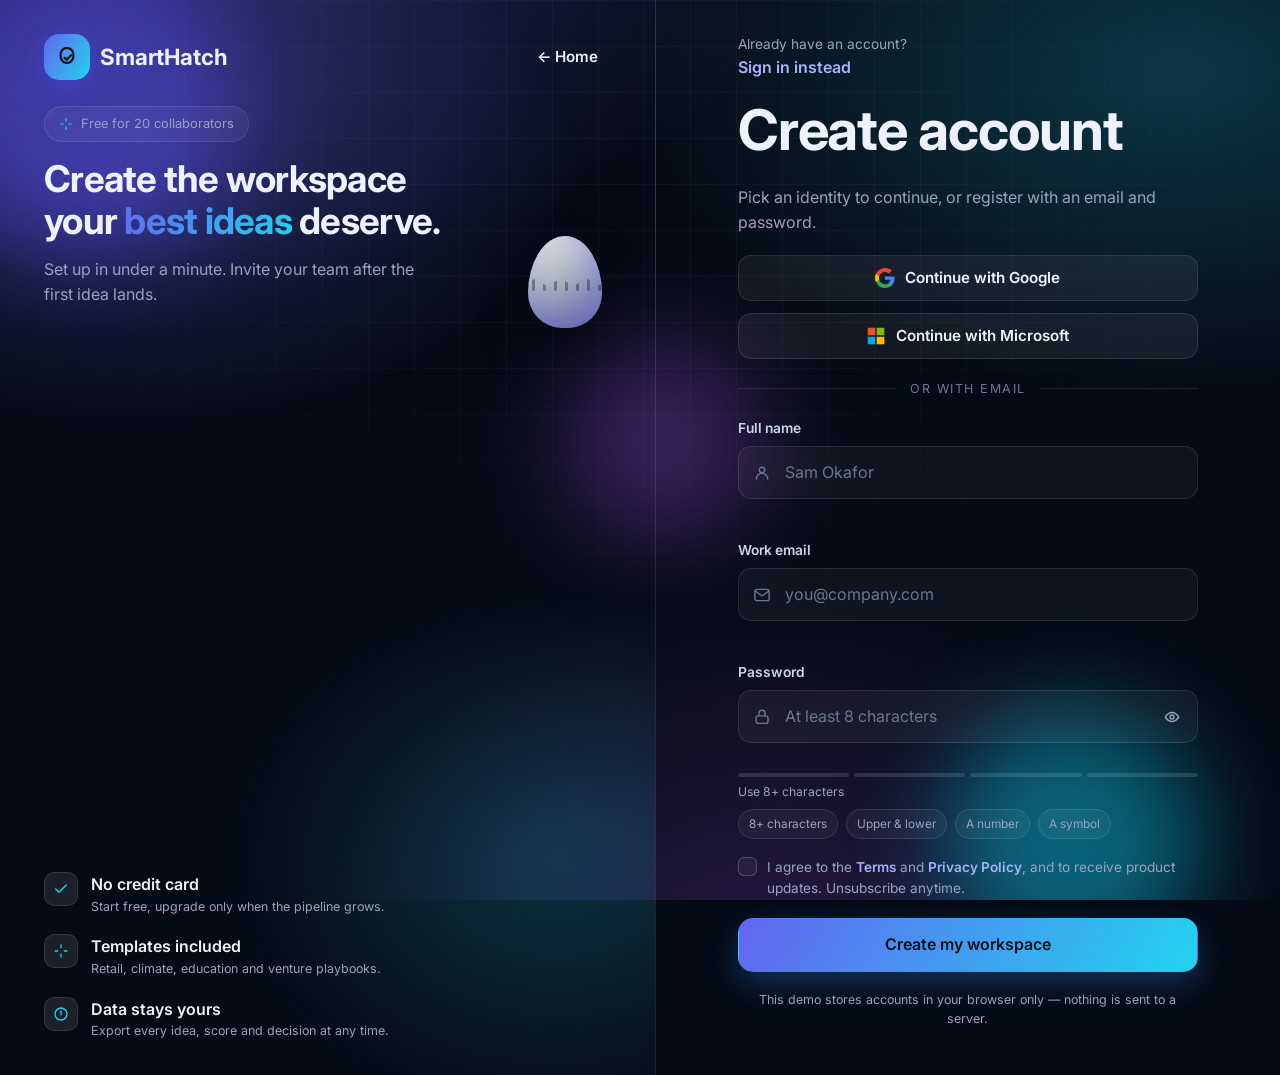
<file: signup.html>
<!DOCTYPE html>
<html lang="en">
<head>
<meta charset="utf-8">
<meta name="viewport" content="width=device-width, initial-scale=1, viewport-fit=cover">
<title>Create your SmartHatch account</title>
<meta name="description" content="Create a SmartHatch account with Google, Microsoft, or an email and password.">
<meta name="theme-color" content="#060a16">
<link rel="preconnect" href="https://fonts.googleapis.com">
<link rel="preconnect" href="https://fonts.gstatic.com" crossorigin>
<link href="https://fonts.googleapis.com/css2?family=Inter:wght@400;500;600;700;800&display=swap" rel="stylesheet">
<link rel="icon" href="data:image/svg+xml,%3Csvg xmlns='http://www.w3.org/2000/svg' viewBox='0 0 32 32'%3E%3Crect width='32' height='32' rx='9' fill='%236366f1'/%3E%3Cpath d='M16 6c5 0 7 4.5 7 8.5S19.5 25 16 25s-7-4.5-7-10.5S11 6 16 6Z' fill='none' stroke='%23fff' stroke-width='2'/%3E%3C/svg%3E">
<link rel="stylesheet" href="assets/css/styles.css">
</head>
<body data-page="signup">
<div class="scene" aria-hidden="true">
  <span class="orb orb--1"></span><span class="orb orb--2"></span><span class="orb orb--3"></span>
  <div class="grid-veil"></div>
</div>

<div class="auth">
  <aside class="auth__brand">
    <div class="row-between">
      <a class="logo logo--lg" href="index.html"><span class="logo__mark"><svg viewBox="0 0 24 24" fill="none" stroke="#061018" stroke-width="2" stroke-linecap="round"><path d="M12 3.5c4 0 6 3.6 6 7.2 0 4-2.7 6.8-6 6.8s-6-2.8-6-6.8c0-3.6 2-7.2 6-7.2Z"/><path d="M9.8 12.6 11.6 14.5l4.2-4.2"/></svg></span><span class="logo__text">SmartHatch</span></a>
      <a class="btn btn--quiet" href="index.html">← Home</a>
    </div>
    <div>
      <span class="pill"><svg width="14" height="14" viewBox="0 0 24 24" fill="none" stroke="#22d3ee" stroke-width="2" stroke-linecap="round"><path d="M12 3v4M12 17v4M3 12h4M17 12h4"/></svg> Free for 20 collaborators</span>
      <h2 style="margin-top:16px">Create the workspace your <span class="grad-text">best ideas</span> deserve.</h2>
      <p class="muted" style="max-width:40ch">Set up in under a minute. Invite your team after the first idea lands.</p>
    </div>
    <div class="stack benefits" style="margin-top:auto">
      <div class="benefit"><span class="benefit__ico"><svg width="16" height="16" viewBox="0 0 24 24" fill="none" stroke="currentColor" stroke-width="2" stroke-linecap="round"><path d="M20 6 9 17l-5-5"/></svg></span><div><div style="font-weight:600">No credit card</div><div class="tiny muted">Start free, upgrade only when the pipeline grows.</div></div></div>
      <div class="benefit"><span class="benefit__ico"><svg width="16" height="16" viewBox="0 0 24 24" fill="none" stroke="currentColor" stroke-width="2" stroke-linecap="round"><path d="M12 3v4M12 17v4M3 12h4M17 12h4"/></svg></span><div><div style="font-weight:600">Templates included</div><div class="tiny muted">Retail, climate, education and venture playbooks.</div></div></div>
      <div class="benefit"><span class="benefit__ico"><svg width="16" height="16" viewBox="0 0 24 24" fill="none" stroke="currentColor" stroke-width="2" stroke-linecap="round"><circle cx="12" cy="12" r="9"/><path d="M12 8v5"/></svg></span><div><div style="font-weight:600">Data stays yours</div><div class="tiny muted">Export every idea, score and decision at any time.</div></div></div>
    </div>
    <span class="egg" aria-hidden="true"></span>
  </aside>

  <main class="auth__body">
    <div class="auth__card page">
      <div class="alert alert--info hide" id="authNotice" role="status"><svg width="18" height="18" viewBox="0 0 24 24" fill="none" stroke="currentColor" stroke-width="2.2" stroke-linecap="round"><path d="M12 16v-5"/><path d="M12 8h.01"/><circle cx="12" cy="12" r="9"/></svg><span>You are already signed in — opening your workspace…</span></div>

      <div class="row" style="margin-bottom:18px">
        <div><div class="small muted">Already have an account?</div><a class="link" href="login.html">Sign in instead</a></div>
      </div>

      <h1>Create account</h1>
      <p class="muted">Pick an identity to continue, or register with an email and password.</p>

      <div id="suProviders" class="tiles" style="margin:20px 0 6px">
        <button class="btn btn--provider" type="button" data-provider="google"><svg class="provider-ico" viewBox="0 0 24 24" aria-hidden="true"><path fill="#4285F4" d="M23.5 12.3c0-.9-.1-1.5-.2-2.2H12v4.1h6.5c-.1 1.1-.8 2.7-2.5 3.8l-.1.2 3.6 2.8.3.3c2.3-2.1 3.7-5.3 3.7-9z"/><path fill="#34A853" d="M12 24c3.2 0 5.9-1.1 7.9-2.9l-3.8-2.9c-1 .7-2.4 1.2-4.1 1.2-3.2 0-5.9-2.1-6.8-5l-3.6 2.7C3.4 21.4 7.4 24 12 24z"/><path fill="#FBBC05" d="M5.2 14.4c-.3-.8-.4-1.6-.4-2.4s.1-1.6.4-2.4l-4-3A12 12 0 0 0 0 12c0 1.9.5 3.7 1.2 5.2z"/><path fill="#EA4335" d="M12 4.7c2.3 0 3.9 1 4.7 1.8l3.5-3.4C18 1.1 15.2 0 12 0 7.4 0 3.4 2.6 1.2 6.6l4 3.1c.9-2.9 3.6-5 6.8-5z"/></svg> Continue with Google</button>
        <button class="btn btn--provider" type="button" data-provider="microsoft"><svg class="provider-ico" viewBox="0 0 24 24" aria-hidden="true"><path fill="#F25022" d="M2 2h9.2v9.2H2z"/><path fill="#7FBA00" d="M12.8 2H22v9.2h-9.2z"/><path fill="#00A4EF" d="M2 12.8h9.2V22H2z"/><path fill="#FFB900" d="M12.8 12.8H22V22h-9.2z"/></svg> Continue with Microsoft</button>
      </div>

      <div class="divider" style="margin:20px 0">or with email</div>

      <form id="signupForm" class="stack" novalidate>
        <div class="alert alert--err hide" id="suError" role="alert"></div>

        <div class="field">
          <label for="suName">Full name</label>
          <div class="control control--icon">
            <span class="control__icon"><svg width="18" height="18" viewBox="0 0 24 24" fill="none" stroke="currentColor" stroke-width="1.9" stroke-linecap="round"><circle cx="12" cy="8" r="3.6"/><path d="M4.5 20a7.5 7.5 0 0 1 15 0"/></svg></span>
            <input id="suName" name="name" type="text" placeholder="Sam Okafor" autocomplete="name">
          </div>
          <span class="error-text"></span>
        </div>

        <div class="field">
          <label for="suEmail">Work email</label>
          <div class="control control--icon">
            <span class="control__icon"><svg width="18" height="18" viewBox="0 0 24 24" fill="none" stroke="currentColor" stroke-width="1.9" stroke-linecap="round"><rect x="2.5" y="4.5" width="19" height="15" rx="3"/><path d="m3 7 9 6 9-6"/></svg></span>
            <input id="suEmail" name="email" type="email" placeholder="you@company.com" autocomplete="email" inputmode="email">
          </div>
          <span class="error-text"></span>
        </div>

        <div class="field">
          <label for="suPass">Password</label>
          <div class="control control--icon">
            <span class="control__icon"><svg width="18" height="18" viewBox="0 0 24 24" fill="none" stroke="currentColor" stroke-width="1.9" stroke-linecap="round"><rect x="4" y="10.5" width="16" height="10" rx="3"/><path d="M8 10.5V7a4 4 0 0 1 8 0v3.5"/></svg></span>
            <input id="suPass" name="password" type="password" placeholder="At least 8 characters" autocomplete="new-password">
            <span class="control__suffix">
              <button class="icon-btn" type="button" data-toggle-pass="suPass" aria-label="Show password">
                <svg data-eye-on class="hide" width="18" height="18" viewBox="0 0 24 24" fill="none" stroke="currentColor" stroke-width="1.9" stroke-linecap="round"><path d="M3 3l18 18"/><path d="M10.6 6.2A9.6 9.6 0 0 1 12 6c5 0 9 6 9 6a17 17 0 0 1-2.7 3.3"/><path d="M6.3 8.2A16.7 16.7 0 0 0 3 12s4 6 9 6c1.5 0 2.9-.4 4.1-1"/></svg>
                <svg data-eye-off width="18" height="18" viewBox="0 0 24 24" fill="none" stroke="currentColor" stroke-width="1.9" stroke-linecap="round"><path d="M3 12s4-6 9-6 9 6 9 6-4 6-9 6-9-6-9-6Z"/><circle cx="12" cy="12" r="2.6"/></svg>
              </button>
            </span>
          </div>
          <span class="error-text"></span>
          <div class="meter" id="suMeter" data-score="0">
            <div class="meter__bars"><i></i><i></i><i></i><i></i></div>
            <div class="meter__label" id="suMeterLabel">Use 8+ characters</div>
          </div>
          <div class="hint-chips">
            <span class="chip" data-chip="len">8+ characters</span>
            <span class="chip" data-chip="mix">Upper &amp; lower</span>
            <span class="chip" data-chip="num">A number</span>
            <span class="chip" data-chip="sym">A symbol</span>
          </div>
        </div>

        <label class="check"><input type="checkbox" id="suTerms"><span>I agree to the <a class="link" href="#">Terms</a> and <a class="link" href="#">Privacy Policy</a>, and to receive product updates. Unsubscribe anytime.</span></label>

        <button class="btn btn--primary btn--lg btn--block" type="submit">Create my workspace</button>
      </form>

      <p class="tiny muted center" style="margin-top:18px">This demo stores accounts in your browser only — nothing is sent to a server.</p>
    </div>
  </main>
</div>

<!-- simulated provider consent -->
<div class="modal" id="providerModal" hidden role="dialog" aria-modal="true" aria-labelledby="pTitle">
  <div class="modal__box">
    <div class="modal__provider">
      <span class="tile__ico" data-p-ico></span>
      <div><div class="tile__title" id="pTitle" data-p-title>Continue with Google</div><div class="tiny muted" data-p-sub></div></div>
    </div>
    <form novalidate>
      <div class="stack">
        <div class="field">
          <label for="pName">Display name <span class="muted tiny">(optional)</span></label>
          <div class="control control--icon"><span class="control__icon"><svg width="18" height="18" viewBox="0 0 24 24" fill="none" stroke="currentColor" stroke-width="1.9" stroke-linecap="round"><circle cx="12" cy="8" r="3.6"/><path d="M4.5 20a7.5 7.5 0 0 1 15 0"/></svg></span><input id="pName" data-p-name type="text" placeholder="e.g. Sam Okafor" autocomplete="name"></div>
        </div>
        <div class="field">
          <label for="pMail">Account email</label>
          <div class="control control--icon"><span class="control__icon"><svg width="18" height="18" viewBox="0 0 24 24" fill="none" stroke="currentColor" stroke-width="1.9" stroke-linecap="round"><rect x="2.5" y="4.5" width="19" height="15" rx="3"/><path d="m3 7 9 6 9-6"/></svg></span><input id="pMail" data-p-mail type="email" placeholder="you@company.com" autocomplete="email"></div>
        </div>
        <div class="alert alert--err hide" data-p-error role="alert"></div>
        <div class="modal__actions">
          <button class="btn btn--quiet" type="button" data-close>Cancel</button>
          <button class="btn btn--primary" type="submit">Continue</button>
        </div>
      </div>
    </form>
  </div>
</div>

<div class="toasts" aria-live="polite"></div>

<script src="assets/js/auth.js"></script>
<script src="assets/js/ui.js"></script>
<script src="assets/js/pages.js"></script>
</body>
</html>
</file>
<file: assets/css/styles.css>
/* ============================================================
   SmartHatch — design system, layout, motion
   ============================================================ */

:root {
  --bg: #060a16;
  --bg-2: #0a1020;
  --surface: rgba(255, 255, 255, 0.045);
  --surface-2: rgba(255, 255, 255, 0.08);
  --line: rgba(255, 255, 255, 0.1);
  --line-strong: rgba(255, 255, 255, 0.2);
  --text: #eef2ff;
  --muted: #98a4bf;
  --muted-2: #6b7791;
  --brand: #6366f1;
  --brand-2: #22d3ee;
  --accent: #a855f7;
  --ok: #34d399;
  --warn: #fbbf24;
  --err: #fb7185;
  --grad: linear-gradient(120deg, #6366f1, #22d3ee);
  --grad-soft: linear-gradient(120deg, rgba(99, 102, 241, 0.22), rgba(34, 211, 238, 0.18));
  --r-sm: 10px;
  --r-md: 16px;
  --r-lg: 24px;
  --shadow-1: 0 10px 30px rgba(0, 0, 0, 0.35);
  --shadow-2: 0 24px 70px rgba(3, 7, 18, 0.6);
  --ease: cubic-bezier(0.22, 0.61, 0.36, 1);
  --nav-h: 68px;
  --font: "Inter", -apple-system, BlinkMacSystemFont, "Segoe UI", Roboto, Ubuntu, "Helvetica Neue", Arial, sans-serif;
}

* { box-sizing: border-box; }

html, body { margin: 0; padding: 0; }

body {
  font-family: var(--font);
  background: var(--bg);
  color: var(--text);
  line-height: 1.55;
  -webkit-font-smoothing: antialiased;
  min-height: 100vh;
  overflow-x: hidden;
}

h1, h2, h3, h4 { margin: 0 0 0.4em; line-height: 1.15; font-weight: 700; letter-spacing: -0.02em; }
h1 { font-size: clamp(2.1rem, 5.2vw, 3.5rem); }
h2 { font-size: clamp(1.55rem, 3.4vw, 2.3rem); }
h3 { font-size: 1.15rem; }
p { margin: 0 0 1em; }
a { color: inherit; text-decoration: none; }
img, svg { display: block; max-width: 100%; }
button, input, select, textarea { font: inherit; color: inherit; }

:focus-visible {
  outline: 2px solid var(--brand-2);
  outline-offset: 3px;
  border-radius: 6px;
}

::selection { background: rgba(99, 102, 241, 0.45); }

/* ---------------- background scene ---------------- */

.scene {
  position: fixed;
  inset: 0;
  z-index: -1;
  overflow: hidden;
  background:
    radial-gradient(1100px 620px at 12% -10%, rgba(99, 102, 241, 0.35), transparent 60%),
    radial-gradient(880px 520px at 92% 8%, rgba(34, 211, 238, 0.22), transparent 62%),
    radial-gradient(760px 640px at 60% 108%, rgba(168, 85, 247, 0.2), transparent 60%),
    var(--bg);
}

.orb {
  position: absolute;
  border-radius: 50%;
  filter: blur(48px);
  opacity: 0.5;
  animation: drift 22s var(--ease) infinite alternate;
}
.orb--1 { width: 320px; height: 320px; top: -60px; left: -80px; background: #4f46e5; }
.orb--2 { width: 260px; height: 260px; bottom: -70px; right: 6%; background: #06b6d4; animation-duration: 26s; }
.orb--3 { width: 200px; height: 200px; top: 38%; left: 44%; background: #a855f7; opacity: 0.3; animation-duration: 30s; }

.grid-veil {
  position: absolute;
  inset: 0;
  background-image:
    linear-gradient(rgba(255, 255, 255, 0.035) 1px, transparent 1px),
    linear-gradient(90deg, rgba(255, 255, 255, 0.035) 1px, transparent 1px);
  background-size: 46px 46px;
  mask-image: radial-gradient(900px 600px at 50% 20%, #000 25%, transparent 78%);
  animation: gridPan 40s linear infinite;
}

@keyframes drift {
  0% { transform: translate3d(0, 0, 0) scale(1); }
  50% { transform: translate3d(40px, -30px, 0) scale(1.1); }
  100% { transform: translate3d(-30px, 40px, 0) scale(0.95); }
}
@keyframes gridPan { to { background-position: 46px 46px, 46px 46px; } }

/* ---------------- primitives ---------------- */

.shell { width: min(1180px, calc(100% - 40px)); margin-inline: auto; }
.shell--narrow { width: min(940px, calc(100% - 40px)); }

.stack { display: grid; gap: 18px; }
.stack-sm { display: grid; gap: 10px; }
.stack-lg { display: grid; gap: 30px; }
.row { display: flex; align-items: center; gap: 10px; }
.row-between { display: flex; align-items: center; justify-content: space-between; gap: 14px; }
.wrap { flex-wrap: wrap; }
.grow { flex: 1; min-width: 0; }
.center { text-align: center; }
.hide { display: none !important; }
.hide-sm { display: inline; }
.muted { color: var(--muted); }
.tiny { font-size: 0.78rem; }
.small { font-size: 0.86rem; }
.grad-text {
  background: var(--grad);
  -webkit-background-clip: text;
  background-clip: text;
  color: transparent;
}

.card {
  background: var(--surface);
  border: 1px solid var(--line);
  border-radius: var(--r-md);
  padding: 18px;
  backdrop-filter: blur(12px);
  transition: transform 0.35s var(--ease), border-color 0.35s, background 0.35s, box-shadow 0.35s;
}
.card--pad-lg { padding: 26px; }

.pill {
  display: inline-flex;
  align-items: center;
  gap: 8px;
  padding: 7px 14px;
  border-radius: 999px;
  border: 1px solid var(--line);
  background: var(--surface);
  font-size: 0.8rem;
  color: var(--muted);
}
.pill--live { color: #b9f5e6; border-color: rgba(52, 211, 153, 0.4); background: rgba(52, 211, 153, 0.1); }
.dot { width: 8px; height: 8px; border-radius: 50%; background: var(--ok); box-shadow: 0 0 0 0 rgba(52, 211, 153, 0.7); animation: pulse 2.4s infinite; }

@keyframes pulse {
  0% { box-shadow: 0 0 0 0 rgba(52, 211, 153, 0.55); }
  70% { box-shadow: 0 0 0 10px rgba(52, 211, 153, 0); }
  100% { box-shadow: 0 0 0 0 rgba(52, 211, 153, 0); }
}

/* ---------------- logo ---------------- */

.logo { display: inline-flex; align-items: center; gap: 10px; font-weight: 700; letter-spacing: -0.01em; }
.logo__mark {
  position: relative;
  width: 34px;
  height: 34px;
  border-radius: 11px;
  background: var(--grad);
  display: grid;
  place-items: center;
  box-shadow: 0 8px 22px rgba(79, 70, 229, 0.45);
  flex: none;
}
.logo__mark svg { width: 20px; height: 20px; }
.logo__mark::after {
  content: "";
  position: absolute;
  inset: -6px;
  border-radius: 16px;
  border: 1px solid rgba(34, 211, 238, 0.35);
  opacity: 0;
  animation: halo 3.6s var(--ease) infinite;
}
@keyframes halo {
  0%, 60% { opacity: 0; transform: scale(0.85); }
  75% { opacity: 0.9; transform: scale(1); }
  100% { opacity: 0; transform: scale(1.18); }
}
.logo__text { font-size: 1.06rem; }
.logo--lg .logo__mark { width: 46px; height: 46px; border-radius: 15px; }
.logo--lg .logo__mark svg { width: 26px; height: 26px; }
.logo--lg .logo__text { font-size: 1.4rem; }

/* ---------------- nav ---------------- */

.nav {
  position: sticky;
  top: 0;
  z-index: 60;
  height: var(--nav-h);
  display: flex;
  align-items: center;
  border-bottom: 1px solid transparent;
  transition: background 0.3s, border-color 0.3s, backdrop-filter 0.3s;
}
.nav.is-stuck {
  background: rgba(6, 10, 22, 0.78);
  border-bottom-color: var(--line);
  backdrop-filter: blur(14px);
}
.nav__inner { width: min(1180px, calc(100% - 40px)); margin-inline: auto; display: flex; align-items: center; gap: 18px; }
.nav__links { display: flex; align-items: center; gap: 6px; margin-left: 18px; }
.nav__links a {
  padding: 8px 12px;
  border-radius: var(--r-sm);
  font-size: 0.92rem;
  color: var(--muted);
  transition: color 0.25s, background 0.25s;
}
.nav__links a:hover { color: var(--text); background: var(--surface-2); }
.nav__actions { margin-left: auto; display: flex; align-items: center; gap: 10px; }

.burger {
  display: none;
  width: 44px;
  height: 44px;
  margin-left: auto;
  border: 1px solid var(--line);
  border-radius: 12px;
  background: var(--surface);
  cursor: pointer;
  padding: 0;
  place-items: center;
}
.burger span { display: block; width: 18px; height: 2px; background: var(--text); border-radius: 2px; transition: transform 0.3s var(--ease), opacity 0.2s; }
.burger span + span { margin-top: 4px; }
.burger[aria-expanded="true"] span:first-child { transform: translateY(6px) rotate(45deg); }
.burger[aria-expanded="true"] span:nth-child(2) { opacity: 0; }
.burger[aria-expanded="true"] span:last-child { transform: translateY(-6px) rotate(-45deg); }
.burger--app { display: none; }

.mobile-menu {
  position: fixed;
  inset: var(--nav-h) 0 auto 0;
  z-index: 55;
  background: rgba(6, 10, 22, 0.97);
  border-bottom: 1px solid var(--line);
  padding: 14px 20px 22px;
  display: grid;
  gap: 6px;
  transform: translateY(-14px);
  opacity: 0;
  pointer-events: none;
  transition: opacity 0.28s var(--ease), transform 0.28s var(--ease);
  backdrop-filter: blur(16px);
}
.mobile-menu.is-open { opacity: 1; transform: none; pointer-events: auto; }
.mobile-menu a { padding: 13px 12px; border-radius: 12px; font-size: 1rem; }
.mobile-menu a:hover { background: var(--surface-2); }
.mobile-menu .btn { margin-top: 10px; width: 100%; }

/* ---------------- buttons ---------------- */

.btn {
  position: relative;
  overflow: hidden;
  display: inline-flex;
  align-items: center;
  justify-content: center;
  gap: 10px;
  min-height: 46px;
  padding: 0 20px;
  border: 1px solid transparent;
  border-radius: 13px;
  font-size: 0.95rem;
  font-weight: 600;
  cursor: pointer;
  background: var(--surface-2);
  color: var(--text);
  transition: transform 0.18s var(--ease), box-shadow 0.28s, background 0.28s, border-color 0.28s, opacity 0.2s;
}
.btn:hover { transform: translateY(-2px); }
.btn:active { transform: translateY(0) scale(0.985); }
.btn[disabled] { opacity: 0.55; cursor: not-allowed; transform: none; }

.btn--primary { background: var(--grad); color: #061018; box-shadow: 0 12px 30px rgba(34, 133, 218, 0.32); }
.btn--primary:hover { box-shadow: 0 18px 42px rgba(34, 133, 218, 0.45); }
.btn--ghost { background: transparent; border-color: var(--line-strong); }
.btn--ghost:hover { background: var(--surface); }
.btn--quiet { background: transparent; padding-inline: 12px; }
.btn--quiet:hover { background: var(--surface); }
.btn--danger { background: rgba(251, 113, 133, 0.14); border-color: rgba(251, 113, 133, 0.4); color: #ffd7de; }
.btn--lg { min-height: 54px; padding: 0 26px; font-size: 1rem; border-radius: 15px; }
.btn--block { width: 100%; }

.btn--provider {
  width: 100%;
  background: rgba(255, 255, 255, 0.06);
  border: 1px solid var(--line);
  color: var(--text);
  font-weight: 600;
}
.btn--provider:hover { background: rgba(255, 255, 255, 0.11); border-color: var(--line-strong); }
.btn--provider .provider-ico { width: 20px; height: 20px; flex: none; }
.btn--provider .chev { margin-left: auto; color: var(--muted-2); transition: transform 0.25s var(--ease); }
.btn--provider:hover .chev { transform: translateX(3px); }

.ripple {
  position: absolute;
  border-radius: 50%;
  transform: scale(0);
  background: rgba(255, 255, 255, 0.4);
  animation: ripple 0.62s var(--ease) forwards;
  pointer-events: none;
}
.btn--primary .ripple { background: rgba(6, 16, 24, 0.28); }
@keyframes ripple { to { transform: scale(2.8); opacity: 0; } }

.spinner {
  width: 18px;
  height: 18px;
  border-radius: 50%;
  border: 2px solid rgba(255, 255, 255, 0.28);
  border-top-color: currentColor;
  animation: spin 0.7s linear infinite;
}
@keyframes spin { to { transform: rotate(360deg); } }

.is-loading .btn__label { opacity: 0.75; }

/* ---------------- forms ---------------- */

.field { display: grid; gap: 7px; }
.field > label { font-size: 0.86rem; font-weight: 600; color: #cbd5e6; }

.control { position: relative; display: flex; align-items: center; }
.control input,
.control select,
textarea {
  width: 100%;
  min-height: 50px;
  padding: 13px 15px;
  background: rgba(255, 255, 255, 0.045);
  border: 1px solid var(--line);
  border-radius: 13px;
  transition: border-color 0.25s, box-shadow 0.25s, background 0.25s;
}
textarea { min-height: 110px; resize: vertical; }
.control input::placeholder, textarea::placeholder { color: var(--muted-2); }
.control input:focus, .control select:focus, textarea:focus {
  outline: none;
  border-color: rgba(99, 102, 241, 0.85);
  background: rgba(255, 255, 255, 0.075);
  box-shadow: 0 0 0 4px rgba(99, 102, 241, 0.18);
}
.control--icon input { padding-left: 46px; }
.control__icon { position: absolute; left: 15px; width: 18px; height: 18px; color: var(--muted-2); pointer-events: none; }
.control__suffix { position: absolute; right: 8px; display: flex; }
.icon-btn {
  width: 36px;
  height: 36px;
  border: 0;
  border-radius: 10px;
  background: transparent;
  color: var(--muted);
  cursor: pointer;
  display: grid;
  place-items: center;
  transition: background 0.2s, color 0.2s;
}
.icon-btn:hover { background: var(--surface-2); color: var(--text); }

.field.is-invalid input { border-color: rgba(251, 113, 133, 0.75); box-shadow: 0 0 0 4px rgba(251, 113, 133, 0.14); }
.field.is-valid input { border-color: rgba(52, 211, 153, 0.6); }
.error-text { min-height: 16px; font-size: 0.78rem; color: var(--err); opacity: 0; transform: translateY(-3px); transition: opacity 0.2s, transform 0.2s; }
.field.is-invalid .error-text { opacity: 1; transform: none; }

.check {
  display: flex;
  align-items: flex-start;
  gap: 10px;
  font-size: 0.85rem;
  color: var(--muted);
  cursor: pointer;
  user-select: none;
}
.check input {
  appearance: none;
  width: 19px;
  height: 19px;
  margin: 0;
  flex: none;
  border: 1px solid var(--line-strong);
  border-radius: 6px;
  background: rgba(255, 255, 255, 0.05);
  cursor: pointer;
  position: relative;
  transition: background 0.2s, border-color 0.2s;
}
.check input:checked { background: var(--grad); border-color: transparent; }
.check input:checked::after {
  content: "";
  position: absolute;
  left: 6px;
  top: 2px;
  width: 5px;
  height: 10px;
  border: solid #061018;
  border-width: 0 2px 2px 0;
  transform: rotate(45deg);
}
.check:hover span { color: var(--text); }

.links-inline { display: flex; gap: 16px; flex-wrap: wrap; }
.link {
  color: #a5b4fc;
  font-weight: 600;
  position: relative;
  background: none;
  border: 0;
  padding: 0;
  cursor: pointer;
  font-size: inherit;
}
.link::after {
  content: "";
  position: absolute;
  left: 0;
  bottom: -2px;
  width: 100%;
  height: 1px;
  background: currentColor;
  transform: scaleX(0);
  transform-origin: left;
  transition: transform 0.3s var(--ease);
}
.link:hover::after { transform: scaleX(1); }

/* password strength */
.meter { display: grid; gap: 6px; }
.meter__bars { display: flex; gap: 5px; }
.meter__bars i {
  height: 4px;
  flex: 1;
  border-radius: 3px;
  background: rgba(255, 255, 255, 0.12);
  transition: background 0.35s var(--ease);
}
.meter__label { font-size: 0.76rem; color: var(--muted); }
.meter[data-score="1"] i:nth-child(-n+1),
.meter[data-score="2"] i:nth-child(-n+2),
.meter[data-score="3"] i:nth-child(-n+3),
.meter[data-score="4"] i:nth-child(-n+4) { background: var(--bar, var(--brand)); }
.meter[data-score="1"] { --bar: var(--err); }
.meter[data-score="2"] { --bar: var(--warn); }
.meter[data-score="3"] { --bar: var(--brand-2); }
.meter[data-score="4"] { --bar: var(--ok); }

.hint-chips { display: flex; gap: 8px; flex-wrap: wrap; }
.chip {
  font-size: 0.74rem;
  padding: 5px 10px;
  border-radius: 999px;
  border: 1px solid var(--line);
  background: var(--surface);
  color: var(--muted);
  transition: color 0.25s, border-color 0.25s, background 0.25s;
}
.chip.is-on { color: #b9f5e6; border-color: rgba(52, 211, 153, 0.45); background: rgba(52, 211, 153, 0.12); }

/* segmented / option tiles */
.tiles { display: grid; gap: 12px; }
.tile {
  display: flex;
  align-items: center;
  gap: 14px;
  padding: 15px 16px;
  text-align: left;
  border: 1px solid var(--line);
  border-radius: var(--r-md);
  background: var(--surface);
  cursor: pointer;
  width: 100%;
  transition: transform 0.25s var(--ease), border-color 0.25s, background 0.25s, box-shadow 0.25s;
}
.tile:hover { transform: translateY(-3px); border-color: var(--line-strong); background: var(--surface-2); box-shadow: var(--shadow-1); }
.tile__ico {
  width: 42px;
  height: 42px;
  border-radius: 12px;
  display: grid;
  place-items: center;
  background: rgba(255, 255, 255, 0.07);
  flex: none;
}
.tile__title { display: block; font-weight: 600; }
.tile__sub { display: block; font-size: 0.79rem; color: var(--muted); }
.tile .chev { margin-left: auto; color: var(--muted-2); transition: transform 0.25s var(--ease); }
.tile:hover .chev { transform: translateX(4px); }
.tile.is-active { border-color: rgba(99, 102, 241, 0.85); background: rgba(99, 102, 241, 0.14); }

.divider {
  display: flex;
  align-items: center;
  gap: 14px;
  color: var(--muted-2);
  font-size: 0.78rem;
  text-transform: uppercase;
  letter-spacing: 0.12em;
}
.divider::before, .divider::after { content: ""; flex: 1; height: 1px; background: var(--line); }

/* code input */
.code-inputs { display: flex; gap: 9px; justify-content: space-between; }
.code-inputs input {
  width: 100%;
  min-height: 56px;
  text-align: center;
  font-size: 1.25rem;
  font-weight: 700;
  letter-spacing: 0.02em;
  border-radius: 12px;
  background: rgba(255, 255, 255, 0.045);
  border: 1px solid var(--line);
  transition: border-color 0.2s, box-shadow 0.2s, transform 0.2s;
}
.code-inputs input:focus { outline: none; border-color: rgba(34, 211, 238, 0.9); box-shadow: 0 0 0 4px rgba(34, 211, 238, 0.16); transform: translateY(-2px); }
.code-inputs input.filled { background: rgba(34, 211, 238, 0.1); border-color: rgba(34, 211, 238, 0.5); }

/* steps indicator */
.steps { display: flex; align-items: center; gap: 8px; margin-bottom: 20px; }
.step { display: flex; align-items: center; gap: 8px; font-size: 0.79rem; color: var(--muted-2); }
.step b {
  width: 26px;
  height: 26px;
  border-radius: 50%;
  display: grid;
  place-items: center;
  background: rgba(255, 255, 255, 0.08);
  border: 1px solid var(--line);
  font-size: 0.75rem;
  transition: background 0.3s, color 0.3s, border-color 0.3s;
}
.step.is-active { color: var(--text); }
.step.is-active b { background: var(--grad); color: #061018; border-color: transparent; }
.step.is-done b { background: rgba(52, 211, 153, 0.22); color: #b9f5e6; border-color: rgba(52, 211, 153, 0.5); }
.step__line { flex: 1; height: 1px; background: var(--line); min-width: 14px; }

/* alerts */
.alert {
  display: flex;
  gap: 11px;
  padding: 13px 15px;
  border-radius: 13px;
  font-size: 0.87rem;
  border: 1px solid var(--line);
  background: var(--surface);
  animation: fadeUp 0.4s var(--ease) both;
}
.alert--err { border-color: rgba(251, 113, 133, 0.45); background: rgba(251, 113, 133, 0.12); color: #ffd9e0; }
.alert--ok { border-color: rgba(52, 211, 153, 0.4); background: rgba(52, 211, 153, 0.12); color: #c6f7e6; }
.alert--info { border-color: rgba(34, 211, 238, 0.35); background: rgba(34, 211, 238, 0.1); color: #cdf3fb; }
.alert svg { flex: none; margin-top: 2px; }

/* ---------------- auth layout ---------------- */

.auth {
  min-height: 100vh;
  display: grid;
  grid-template-columns: 1.05fr 1fr;
  align-items: stretch;
}
.auth__brand {
  position: relative;
  padding: 34px 44px;
  display: flex;
  flex-direction: column;
  gap: 26px;
  border-right: 1px solid var(--line);
  background:
    radial-gradient(700px 420px at 20% 15%, rgba(99, 102, 241, 0.3), transparent 65%),
    radial-gradient(520px 420px at 85% 80%, rgba(34, 211, 238, 0.2), transparent 65%);
  overflow: hidden;
}
.auth__brand h2 { max-width: 18ch; }
.auth__body {
  padding: 34px 44px;
  display: flex;
  flex-direction: column;
  justify-content: center;
}
.auth__card {
  width: min(460px, 100%);
  margin-inline: auto;
}
.auth__card > * + * { margin-top: 0; }

.egg {
  position: absolute;
  width: 74px;
  height: 92px;
  right: 8%;
  top: 22%;
  border-radius: 50% 50% 46% 46% / 62% 62% 38% 38%;
  background: linear-gradient(160deg, rgba(255, 255, 255, 0.9), rgba(190, 210, 255, 0.55));
  box-shadow: inset -10px -14px 30px rgba(79, 70, 229, 0.35), 0 26px 50px rgba(0, 0, 0, 0.4);
  animation: bob 5.5s var(--ease) infinite;
}
.egg::after {
  content: "";
  position: absolute;
  left: -6%;
  top: 46%;
  width: 112%;
  height: 12px;
  background:
    repeating-linear-gradient(90deg, transparent 0 8px, rgba(6, 10, 22, 0.55) 8px 11px);
  clip-path: polygon(0 40%, 14% 0, 28% 60%, 44% 0, 60% 60%, 76% 0, 92% 55%, 100% 20%, 100% 100%, 0 100%);
  opacity: 0.65;
}
@keyframes bob {
  0%, 100% { transform: translateY(0) rotate(-3deg); }
  50% { transform: translateY(-18px) rotate(4deg); }
}

.benefit { display: flex; gap: 13px; align-items: flex-start; }
.benefit__ico {
  width: 34px;
  height: 34px;
  border-radius: 10px;
  display: grid;
  place-items: center;
  background: rgba(255, 255, 255, 0.09);
  border: 1px solid var(--line);
  flex: none;
  color: var(--brand-2);
}

/* ---------------- landing ---------------- */

.hero { padding: 62px 0 72px; position: relative; }
.hero__grid { display: grid; grid-template-columns: 1.15fr 0.85fr; gap: 44px; align-items: center; }
.hero h1 { max-width: 22ch; }
.hero__lead { color: var(--muted); font-size: 1.06rem; max-width: 52ch; }
.hero__cta { display: flex; gap: 12px; flex-wrap: wrap; margin-top: 26px; }

.stats { display: grid; grid-template-columns: repeat(4, 1fr); gap: 16px; margin-top: 48px; }
.stat { padding: 18px; }
.stat__num { font-size: 1.75rem; font-weight: 700; letter-spacing: -0.03em; }
.stat__label { font-size: 0.82rem; color: var(--muted); }

.section { padding: 76px 0; }
.section__head { max-width: 640px; margin-bottom: 34px; }
.section__head p { color: var(--muted); }
.eyebrow { color: var(--brand-2); font-weight: 700; text-transform: uppercase; letter-spacing: 0.16em; font-size: 0.74rem; margin-bottom: 10px; }

.feature-grid { display: grid; grid-template-columns: repeat(3, 1fr); gap: 18px; }
.feature:hover { border-color: rgba(99, 102, 241, 0.55); background: var(--surface-2); }
.feature__ico {
  width: 44px;
  height: 44px;
  border-radius: 13px;
  display: grid;
  place-items: center;
  background: var(--grad-soft);
  border: 1px solid var(--line);
  margin-bottom: 14px;
  color: #c7d2fe;
}

.how { display: grid; grid-template-columns: repeat(3, 1fr); gap: 18px; counter-reset: step; }
.how .card { position: relative; padding-top: 30px; }
.how .card::before {
  counter-increment: step;
  content: "0" counter(step);
  position: absolute;
  top: -14px;
  left: 20px;
  font-size: 1.5rem;
  font-weight: 800;
  letter-spacing: -0.04em;
  padding: 2px 12px;
  border-radius: 999px;
  background: var(--bg-2);
  border: 1px solid var(--line);
  color: var(--brand-2);
}

.quote { padding: 30px; }
.quote p { font-size: 1.06rem; color: #dbe3f5; }
.avatar {
  width: 40px;
  height: 40px;
  border-radius: 50%;
  display: grid;
  place-items: center;
  font-weight: 700;
  font-size: 0.85rem;
  background: var(--grad);
  color: #061018;
  flex: none;
}
.avatar--sm { width: 34px; height: 34px; font-size: 0.76rem; }
.avatar--lg { width: 60px; height: 60px; font-size: 1.2rem; }

.cta-band {
  position: relative;
  overflow: hidden;
  border-radius: var(--r-lg);
  padding: 44px;
  border: 1px solid var(--line);
  background: linear-gradient(120deg, rgba(99, 102, 241, 0.25), rgba(34, 211, 238, 0.15));
  display: flex;
  align-items: center;
  justify-content: space-between;
  gap: 26px;
  flex-wrap: wrap;
}
.cta-band::after {
  content: "";
  position: absolute;
  inset: 0;
  background: linear-gradient(100deg, transparent 30%, rgba(255, 255, 255, 0.14) 50%, transparent 70%);
  transform: translateX(-100%);
  animation: shimmer 5.5s var(--ease) infinite;
}
@keyframes shimmer { 60%, 100% { transform: translateX(100%); } }

.footer { border-top: 1px solid var(--line); padding: 40px 0; margin-top: 40px; }
.footer__grid { display: grid; grid-template-columns: 1.4fr repeat(3, 1fr); gap: 28px; }
.footer h4 { font-size: 0.82rem; text-transform: uppercase; letter-spacing: 0.12em; color: var(--muted-2); }
.footer ul { list-style: none; padding: 0; margin: 0; display: grid; gap: 9px; }
.footer a { color: var(--muted); font-size: 0.9rem; transition: color 0.2s; }
.footer a:hover { color: var(--text); }
.footer__bottom { margin-top: 30px; padding-top: 20px; border-top: 1px solid var(--line); display: flex; justify-content: space-between; gap: 14px; flex-wrap: wrap; color: var(--muted-2); font-size: 0.83rem; }

/* ---------------- dashboard ---------------- */

.app { display: grid; grid-template-columns: 250px 1fr; min-height: 100vh; }
.sidebar {
  border-right: 1px solid var(--line);
  padding: 22px 16px;
  display: flex;
  flex-direction: column;
  gap: 22px;
  background: rgba(255, 255, 255, 0.025);
}
.side-links { display: grid; gap: 4px; }
.side-links a {
  display: flex;
  align-items: center;
  gap: 11px;
  padding: 11px 12px;
  border-radius: 11px;
  color: var(--muted);
  font-size: 0.92rem;
  transition: color 0.2s, background 0.2s;
}
.side-links a:hover { color: var(--text); background: var(--surface-2); }
.side-links a.is-active { color: var(--text); background: rgba(99, 102, 241, 0.18); border: 1px solid rgba(99, 102, 241, 0.4); }
.side-links svg { width: 18px; height: 18px; }
.sidebar__foot { margin-top: auto; }
.main { padding: 24px 30px 56px; }
.topbar { display: flex; align-items: center; gap: 14px; margin-bottom: 26px; }
.user-chip {
  display: flex;
  align-items: center;
  gap: 11px;
  padding: 6px 12px 6px 6px;
  border-radius: 999px;
  border: 1px solid var(--line);
  background: var(--surface);
  cursor: pointer;
  transition: background 0.2s, border-color 0.2s;
}
.user-chip:hover { background: var(--surface-2); }
.user-chip__name { display: block; font-size: 0.88rem; font-weight: 600; line-height: 1.2; }
.user-chip__mail { display: block; font-size: 0.74rem; color: var(--muted); max-width: 190px; overflow: hidden; text-overflow: ellipsis; white-space: nowrap; }

.kpis { display: grid; grid-template-columns: repeat(4, 1fr); gap: 16px; }
.kpi__label { font-size: 0.8rem; color: var(--muted); }
.kpi__value { font-size: 1.7rem; font-weight: 700; letter-spacing: -0.03em; }
.kpi__delta { font-size: 0.78rem; color: var(--ok); }
.kpi__delta--down { color: var(--err); }

.grid-2 { display: grid; grid-template-columns: 1.4fr 1fr; gap: 18px; }

.progress { height: 7px; border-radius: 999px; background: rgba(255, 255, 255, 0.1); overflow: hidden; }
.progress i { display: block; height: 100%; border-radius: 999px; background: var(--grad); width: 0; transition: width 1.1s var(--ease); }

.list { display: grid; gap: 12px; }
.list__item { display: flex; align-items: center; gap: 13px; padding: 13px; border-radius: 13px; border: 1px solid var(--line); background: var(--surface); transition: transform 0.25s var(--ease), border-color 0.25s; }
.list__item:hover { transform: translateX(4px); border-color: var(--line-strong); }
.list__title { font-weight: 600; font-size: 0.94rem; }
.list__meta { font-size: 0.79rem; color: var(--muted); }
.tag { font-size: 0.72rem; padding: 4px 10px; border-radius: 999px; border: 1px solid var(--line); background: rgba(255, 255, 255, 0.06); color: var(--muted); }
.tag--ok { color: #b9f5e6; border-color: rgba(52, 211, 153, 0.4); background: rgba(52, 211, 153, 0.12); }
.tag--wait { color: #fde5b3; border-color: rgba(251, 191, 36, 0.4); background: rgba(251, 191, 36, 0.12); }
.tag--now { color: #d9ddff; border-color: rgba(99, 102, 241, 0.5); background: rgba(99, 102, 241, 0.16); }

.empty { text-align: center; padding: 44px 20px; color: var(--muted); }

/* dropdown menu */
.menu {
  position: absolute;
  top: calc(100% + 10px);
  right: 0;
  min-width: 232px;
  padding: 8px;
  border: 1px solid var(--line);
  border-radius: 15px;
  background: rgba(12, 18, 34, 0.97);
  box-shadow: var(--shadow-2);
  z-index: 40;
  transform-origin: top right;
  animation: popIn 0.2s var(--ease) both;
  backdrop-filter: blur(14px);
}
.menu__head { padding: 10px 12px 12px; border-bottom: 1px solid var(--line); margin-bottom: 6px; }
.menu button, .menu a {
  display: flex;
  align-items: center;
  gap: 11px;
  width: 100%;
  padding: 11px 12px;
  border: 0;
  border-radius: 10px;
  background: transparent;
  color: var(--text);
  font-size: 0.9rem;
  text-align: left;
  cursor: pointer;
  transition: background 0.2s, color 0.2s;
}
.menu button:hover, .menu a:hover { background: var(--surface-2); }
.menu button.is-danger { color: #ffb3c0; }
.menu button.is-danger:hover { background: rgba(251, 113, 133, 0.16); }
.menu svg { width: 17px; height: 17px; color: var(--muted); }
@keyframes popIn { from { opacity: 0; transform: scale(0.94) translateY(-6px); } to { opacity: 1; transform: none; } }

/* ---------------- modal ---------------- */

.modal {
  position: fixed;
  inset: 0;
  z-index: 90;
  display: grid;
  place-items: center;
  padding: 20px;
  background: rgba(3, 6, 14, 0.7);
  opacity: 0;
  pointer-events: none;
  transition: opacity 0.25s var(--ease);
  backdrop-filter: blur(6px);
}
.modal.is-open { opacity: 1; pointer-events: auto; }
.modal[hidden] { display: none; }
.modal__box {
  width: min(440px, 100%);
  border-radius: var(--r-lg);
  border: 1px solid var(--line);
  background: linear-gradient(180deg, rgba(20, 27, 46, 0.98), rgba(10, 15, 28, 0.98));
  box-shadow: var(--shadow-2);
  padding: 26px;
  transform: translateY(18px) scale(0.97);
  transition: transform 0.3s var(--ease);
  max-height: 88vh;
  overflow: auto;
}
.modal.is-open .modal__box { transform: none; }
.modal__actions { display: flex; gap: 10px; justify-content: flex-end; margin-top: 22px; flex-wrap: wrap; }
.modal__provider { display: flex; align-items: center; gap: 12px; padding-bottom: 16px; margin-bottom: 16px; border-bottom: 1px solid var(--line); }

/* ---------------- toast ---------------- */

.toasts {
  position: fixed;
  z-index: 100;
  bottom: 20px;
  right: 20px;
  display: grid;
  gap: 10px;
  width: min(360px, calc(100% - 32px));
}
.toast {
  display: flex;
  align-items: flex-start;
  gap: 11px;
  padding: 14px 15px;
  border-radius: 14px;
  border: 1px solid var(--line);
  background: rgba(14, 20, 36, 0.97);
  box-shadow: var(--shadow-2);
  animation: toastIn 0.35s var(--ease) both;
  font-size: 0.89rem;
}
.toast.is-out { animation: toastOut 0.3s var(--ease) both; }
.toast svg { flex: none; margin-top: 1px; }
.toast--ok { border-color: rgba(52, 211, 153, 0.4); }
.toast--err { border-color: rgba(251, 113, 133, 0.45); }
.toast__title { font-weight: 600; }
.toast__body { color: var(--muted); font-size: 0.83rem; }
@keyframes toastIn { from { opacity: 0; transform: translateX(30px) scale(0.96); } to { opacity: 1; transform: none; } }
@keyframes toastOut { to { opacity: 0; transform: translateX(30px) scale(0.96); } }

/* ---------------- reveal / page motion ---------------- */

@keyframes fadeUp { from { opacity: 0; transform: translateY(16px); } to { opacity: 1; transform: none; } }
@keyframes fadeIn { from { opacity: 0; } to { opacity: 1; } }
@keyframes slideRight { from { opacity: 0; transform: translateX(-22px); } to { opacity: 1; transform: none; } }

.reveal { opacity: 0; transform: translateY(22px); transition: opacity 0.6s var(--ease), transform 0.6s var(--ease); }
.reveal.is-in { opacity: 1; transform: none; }

.page > * { animation: fadeUp 0.55s var(--ease) both; }
.page > *:nth-child(1) { animation-delay: 0.02s; }
.page > *:nth-child(2) { animation-delay: 0.08s; }
.page > *:nth-child(3) { animation-delay: 0.14s; }
.page > *:nth-child(4) { animation-delay: 0.2s; }
.page > *:nth-child(5) { animation-delay: 0.26s; }

.stagger > * { animation: fadeUp 0.5s var(--ease) both; }
.stagger > *:nth-child(1) { animation-delay: 0.04s; }
.stagger > *:nth-child(2) { animation-delay: 0.1s; }
.stagger > *:nth-child(3) { animation-delay: 0.16s; }
.stagger > *:nth-child(4) { animation-delay: 0.22s; }
.stagger > *:nth-child(5) { animation-delay: 0.28s; }
.stagger > *:nth-child(6) { animation-delay: 0.34s; }

.swap { animation: swapIn 0.42s var(--ease) both; }
@keyframes swapIn { from { opacity: 0; transform: translateX(24px); } to { opacity: 1; transform: none; } }

.shake { animation: shake 0.4s var(--ease); }
@keyframes shake {
  0%, 100% { transform: translateX(0); }
  20% { transform: translateX(-8px); }
  45% { transform: translateX(7px); }
  70% { transform: translateX(-4px); }
}

/* ---------------- responsive ---------------- */

@media (max-width: 1040px) {
  .burger--app { display: grid; }
  .hero__grid, .grid-2 { grid-template-columns: 1fr; }
  .feature-grid, .how { grid-template-columns: repeat(2, 1fr); }
  .kpis { grid-template-columns: repeat(2, 1fr); }
  .footer__grid { grid-template-columns: 1fr 1fr; }
  .auth { grid-template-columns: 1fr; }
  .auth__brand { border-right: 0; border-bottom: 1px solid var(--line); padding: 26px 24px; gap: 18px; }
  .auth__brand .benefits, .egg { display: none; }
  .auth__body { padding: 32px 22px 54px; }
  .app { grid-template-columns: 1fr; }
  .sidebar { position: fixed; inset: 0 auto 0 0; width: 264px; z-index: 70; transform: translateX(-100%); transition: transform 0.32s var(--ease); background: rgba(8, 13, 26, 0.98); }
  .sidebar.is-open { transform: none; }
  .main { padding: 20px 18px 70px; }
}

@media (max-width: 760px) {
  .nav__links, .nav__actions .btn--ghost { display: none; }
  .burger { display: grid; }
  .stats, .feature-grid, .how, .kpis { grid-template-columns: 1fr; }
  .hero { padding: 34px 0 46px; }
  .section { padding: 52px 0; }
  .cta-band { padding: 28px; }
  .footer__grid { grid-template-columns: 1fr; }
  .code-inputs { gap: 7px; }
  .code-inputs input { min-height: 50px; font-size: 1.05rem; }
  .modal__actions { justify-content: stretch; }
  .modal__actions .btn { flex: 1 1 140px; }
  .toasts { left: 16px; right: 16px; bottom: 16px; width: auto; }
  .steps .step span { display: none; }
  .user-chip__mail { display: none; }
  .topbar { flex-wrap: wrap; }
  .topbar h1 { font-size: 1.3rem; }
  .user-chip__name { display: none; }
  .user-chip { padding: 6px; }
}

@media (max-width: 560px) {
  .hide-sm { display: none; }
  .main .topbar .btn--primary { padding-inline: 14px; }
}

@media (max-width: 400px) {
  .shell { width: calc(100% - 26px); }
  .btn--lg { min-height: 50px; padding: 0 18px; }
}

/* grab cursor for sidebar scrim */
.scrim {
  position: fixed;
  inset: 0;
  z-index: 65;
  background: rgba(3, 6, 14, 0.6);
  opacity: 0;
  pointer-events: none;
  transition: opacity 0.3s;
}
.scrim.is-open { opacity: 1; pointer-events: auto; }

@media (prefers-reduced-motion: reduce) {
  *, *::before, *::after { animation-duration: 0.001ms !important; animation-iteration-count: 1 !important; transition-duration: 0.001ms !important; }
  .reveal { opacity: 1; transform: none; }
}
</file>
